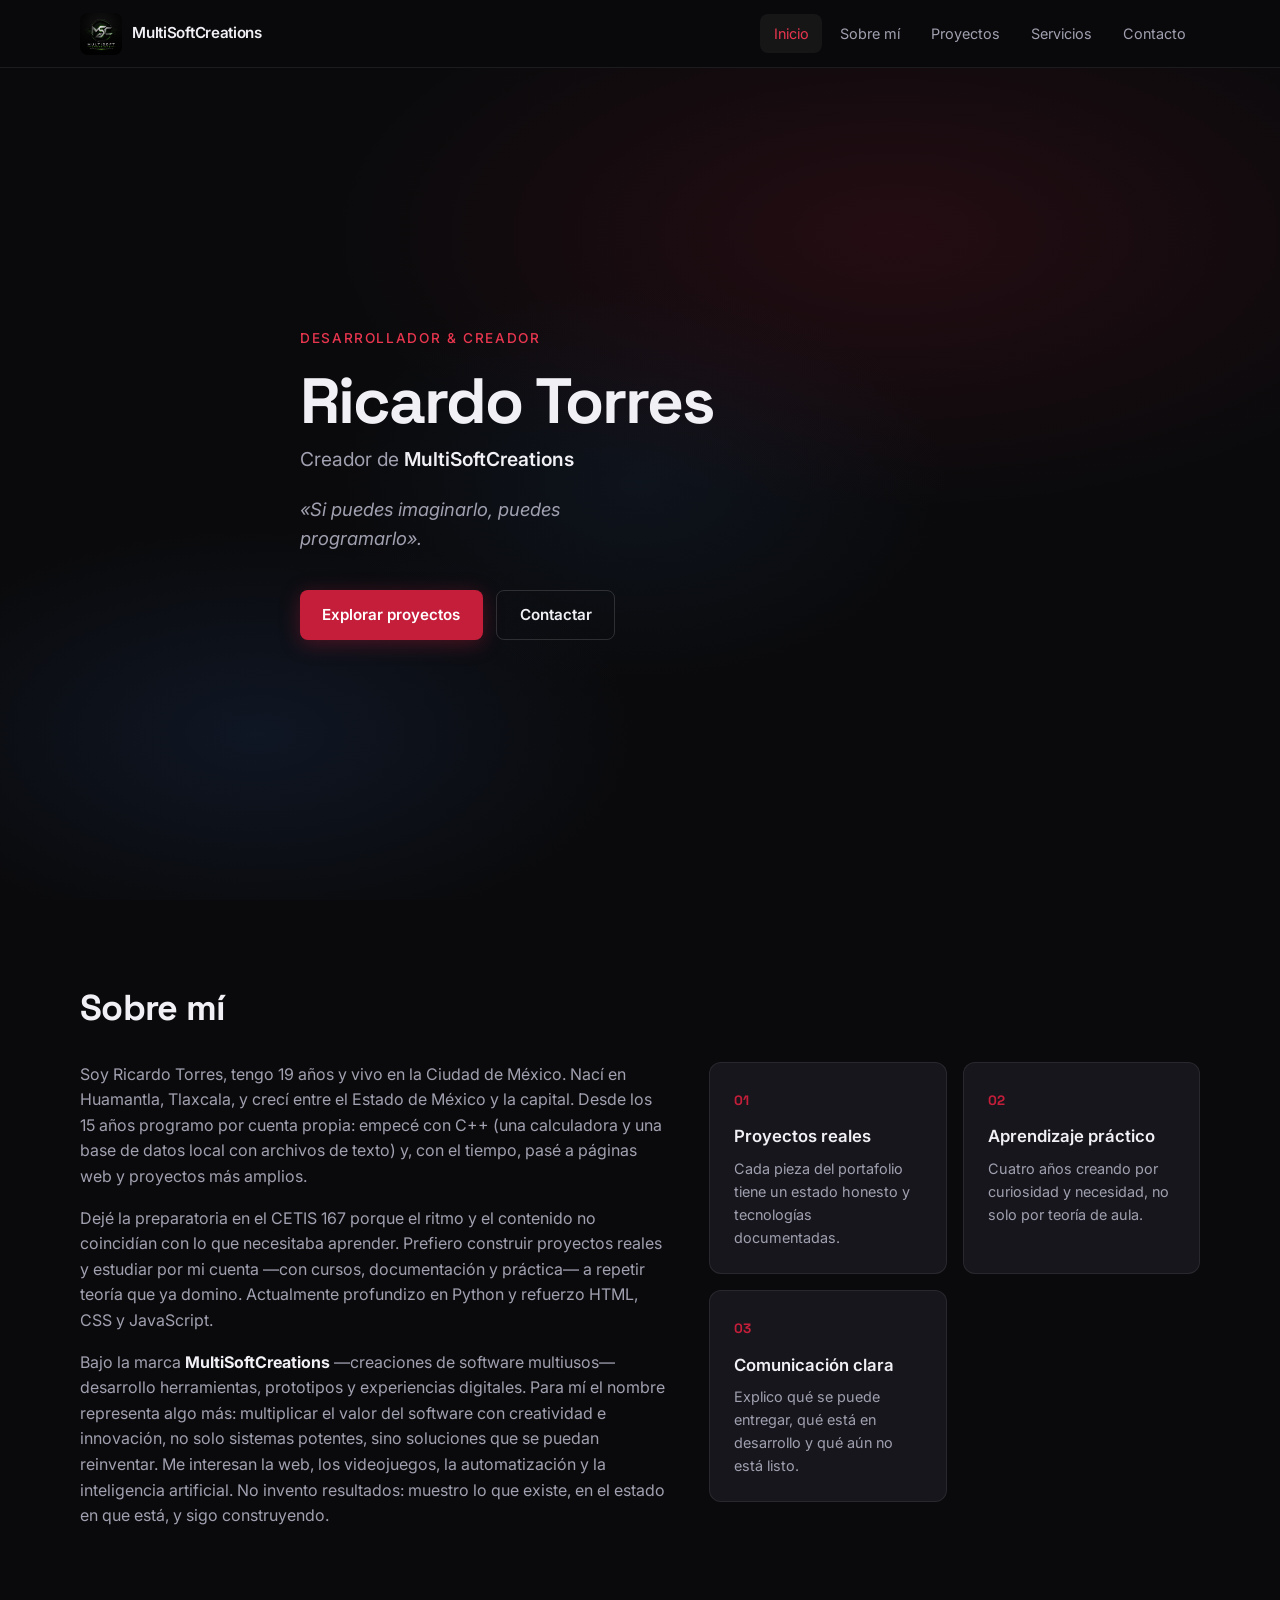
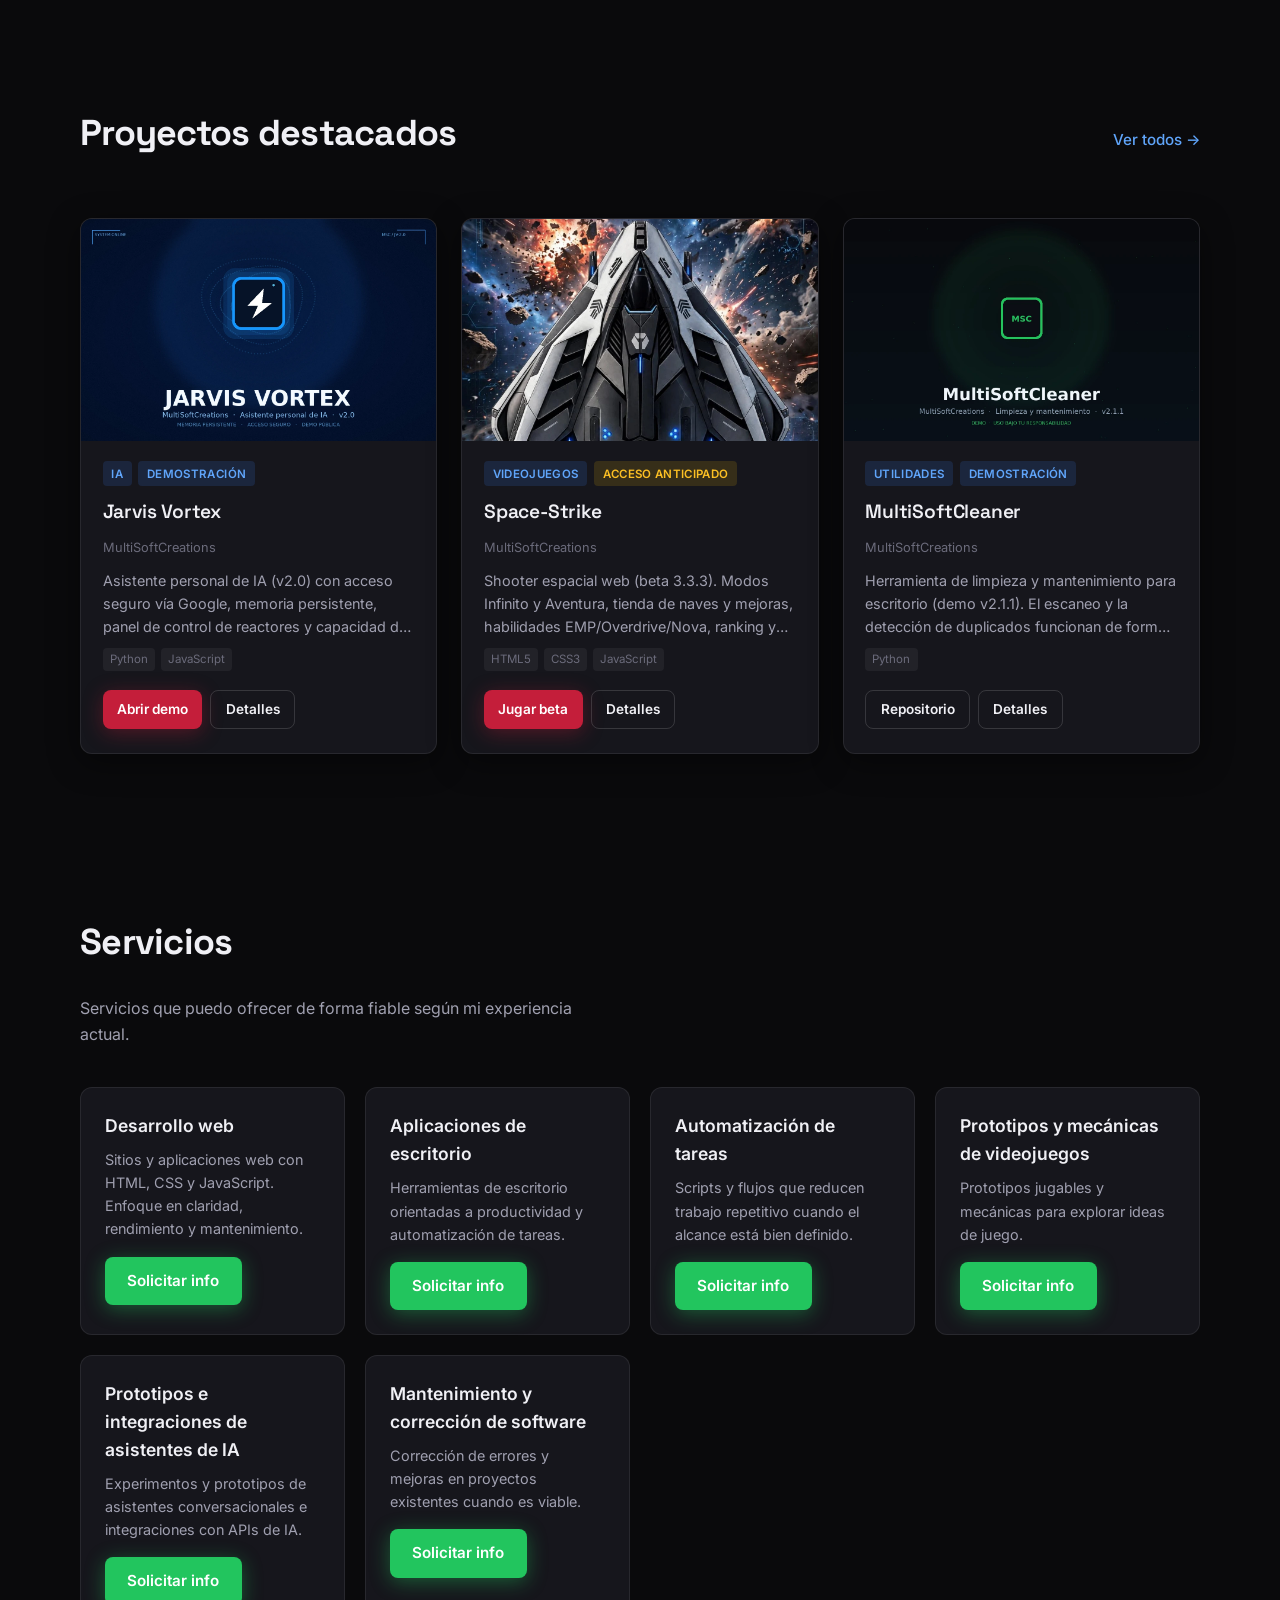
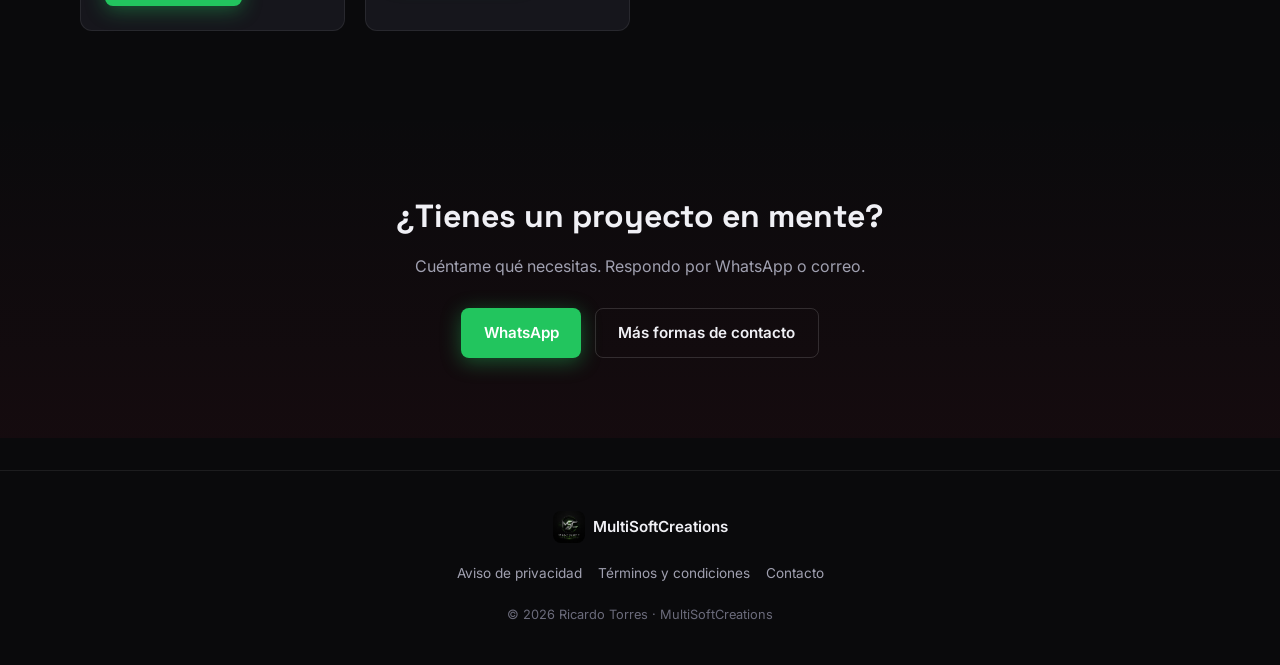
<file: index.html>
<!DOCTYPE html>
<html lang="es">
<head>
  <meta charset="UTF-8">
  <meta name="viewport" content="width=device-width, initial-scale=1.0">
  <meta name="description" content="Portafolio de Ricardo Torres — Creador de MultiSoftCreations. Desarrollo de software, aplicaciones y prototipos.">
  <meta name="author" content="Ricardo Torres">
  <title>Ricardo Torres | MultiSoftCreations</title>
  <link rel="stylesheet" href="css/styles.css">
  <link rel="stylesheet" href="css/responsive.css">
  <link rel="preconnect" href="https://fonts.googleapis.com">
  <link rel="preconnect" href="https://fonts.gstatic.com" crossorigin>
  <link href="https://fonts.googleapis.com/css2?family=Inter:wght@400;500;600;700&family=Space+Grotesk:wght@500;600;700&display=swap" rel="stylesheet">
</head>
<body>
  <header class="site-header">
    <div class="container header-inner">
      <a href="index.html" class="logo">
        <img src="assets/img/logo.png" alt="MultiSoftCreations" class="logo-img" width="42" height="42">
        <span class="logo-text">MultiSoftCreations</span>
      </a>
      <button class="nav-toggle" aria-label="Abrir menú" aria-expanded="false">
        <span></span><span></span><span></span>
      </button>
      <nav class="main-nav" aria-label="Navegación principal">
        <ul>
          <li><a href="index.html" class="active">Inicio</a></li>
          <li><a href="#sobre-mi">Sobre mí</a></li>
          <li><a href="html/proyectos.html">Proyectos</a></li>
          <li><a href="#servicios">Servicios</a></li>
          <li><a href="html/contacto.html">Contacto</a></li>
        </ul>
      </nav>
    </div>
  </header>

  <main>
    <section class="hero" id="inicio">
      <div class="hero-bg" aria-hidden="true"></div>
      <div class="container hero-content">
        <p class="hero-label">Desarrollador & Creador</p>
        <h1>Ricardo Torres</h1>
        <p class="hero-brand">Creador de <strong>MultiSoftCreations</strong></p>
        <p class="hero-motto">«Si puedes imaginarlo, puedes programarlo».</p>
        <div class="hero-actions">
          <a href="html/proyectos.html" class="btn btn-primary">Explorar proyectos</a>
          <a href="html/contacto.html" class="btn btn-secondary">Contactar</a>
        </div>
      </div>
    </section>

    <section class="section about" id="sobre-mi">
      <div class="container">
        <h2 class="section-title">Sobre mí</h2>
        <div class="about-grid">
          <div class="about-text">
            <p>
              Soy Ricardo Torres, tengo 19 años y vivo en la Ciudad de México.
              Nací en Huamantla, Tlaxcala, y crecí entre el Estado de México y la capital.
              Desde los 15 años programo por cuenta propia: empecé con C++ (una calculadora
              y una base de datos local con archivos de texto) y, con el tiempo, pasé a
              páginas web y proyectos más amplios.
            </p>
            <p>
              Dejé la preparatoria en el CETIS 167 porque el ritmo y el contenido no
              coincidían con lo que necesitaba aprender. Prefiero construir proyectos reales
              y estudiar por mi cuenta —con cursos, documentación y práctica— a repetir
              teoría que ya domino. Actualmente profundizo en Python y refuerzo
              HTML, CSS y JavaScript.
            </p>
            <p>
              Bajo la marca <strong>MultiSoftCreations</strong> —creaciones de software multiusos—
              desarrollo herramientas, prototipos y experiencias digitales. Para mí el nombre
              representa algo más: multiplicar el valor del software con creatividad e innovación,
              no solo sistemas potentes, sino soluciones que se puedan reinventar.
              Me interesan la web, los videojuegos, la automatización y la inteligencia artificial.
              No invento resultados: muestro lo que existe, en el estado en que está, y sigo construyendo.
            </p>
          </div>
          <div class="about-highlights">
            <div class="highlight-card">
              <span class="highlight-icon">01</span>
              <h3>Proyectos reales</h3>
              <p>Cada pieza del portafolio tiene un estado honesto y tecnologías documentadas.</p>
            </div>
            <div class="highlight-card">
              <span class="highlight-icon">02</span>
              <h3>Aprendizaje práctico</h3>
              <p>Cuatro años creando por curiosidad y necesidad, no solo por teoría de aula.</p>
            </div>
            <div class="highlight-card">
              <span class="highlight-icon">03</span>
              <h3>Comunicación clara</h3>
              <p>Explico qué se puede entregar, qué está en desarrollo y qué aún no está listo.</p>
            </div>
          </div>
        </div>
      </div>
    </section>

    <section class="section projects-preview" id="proyectos">
      <div class="container">
        <div class="section-header">
          <h2 class="section-title">Proyectos destacados</h2>
          <a href="html/proyectos.html" class="link-arrow">Ver todos →</a>
        </div>
        <div id="featured-projects" class="projects-grid">
          <p class="loading-msg">Cargando proyectos…</p>
        </div>
      </div>
    </section>

    <section class="section services" id="servicios">
      <div class="container">
        <h2 class="section-title">Servicios</h2>
        <p class="section-intro">Servicios que puedo ofrecer de forma fiable según mi experiencia actual.</p>
        <div class="services-grid" id="services-list"></div>
      </div>
    </section>

    <section class="section cta">
      <div class="container cta-inner">
        <h2>¿Tienes un proyecto en mente?</h2>
        <p>Cuéntame qué necesitas. Respondo por WhatsApp o correo.</p>
        <div class="cta-actions">
          <a href="https://wa.me/525624944382?text=Hola%2C%20Ricardo.%20Vi%20tu%20portafolio%20y%20me%20interesa%20solicitar%20informaci%C3%B3n%20sobre%20tus%20servicios%20de%20desarrollo." class="btn btn-whatsapp" target="_blank" rel="noopener noreferrer">WhatsApp</a>
          <a href="html/contacto.html" class="btn btn-secondary">Más formas de contacto</a>
        </div>
      </div>
    </section>
  </main>

  <footer class="site-footer">
    <div class="container footer-inner">
      <div class="footer-brand">
        <img src="assets/img/logo.png" alt="MultiSoftCreations" class="logo-img logo-img-sm" width="32" height="32" >
        <span>MultiSoftCreations</span>
      </div>
      <nav class="footer-nav">
        <a href="html/privacidad.html">Aviso de privacidad</a>
        <a href="html/terminos.html">Términos y condiciones</a>
        <a href="html/contacto.html">Contacto</a>
      </nav>
      <p class="footer-copy">© <span id="year"></span> Ricardo Torres · MultiSoftCreations</p>
    </div>
  </footer>

  <script src="javascript/main.js"></script>
  <script src="javascript/projects.js"></script>
</body>
</html>
</file>
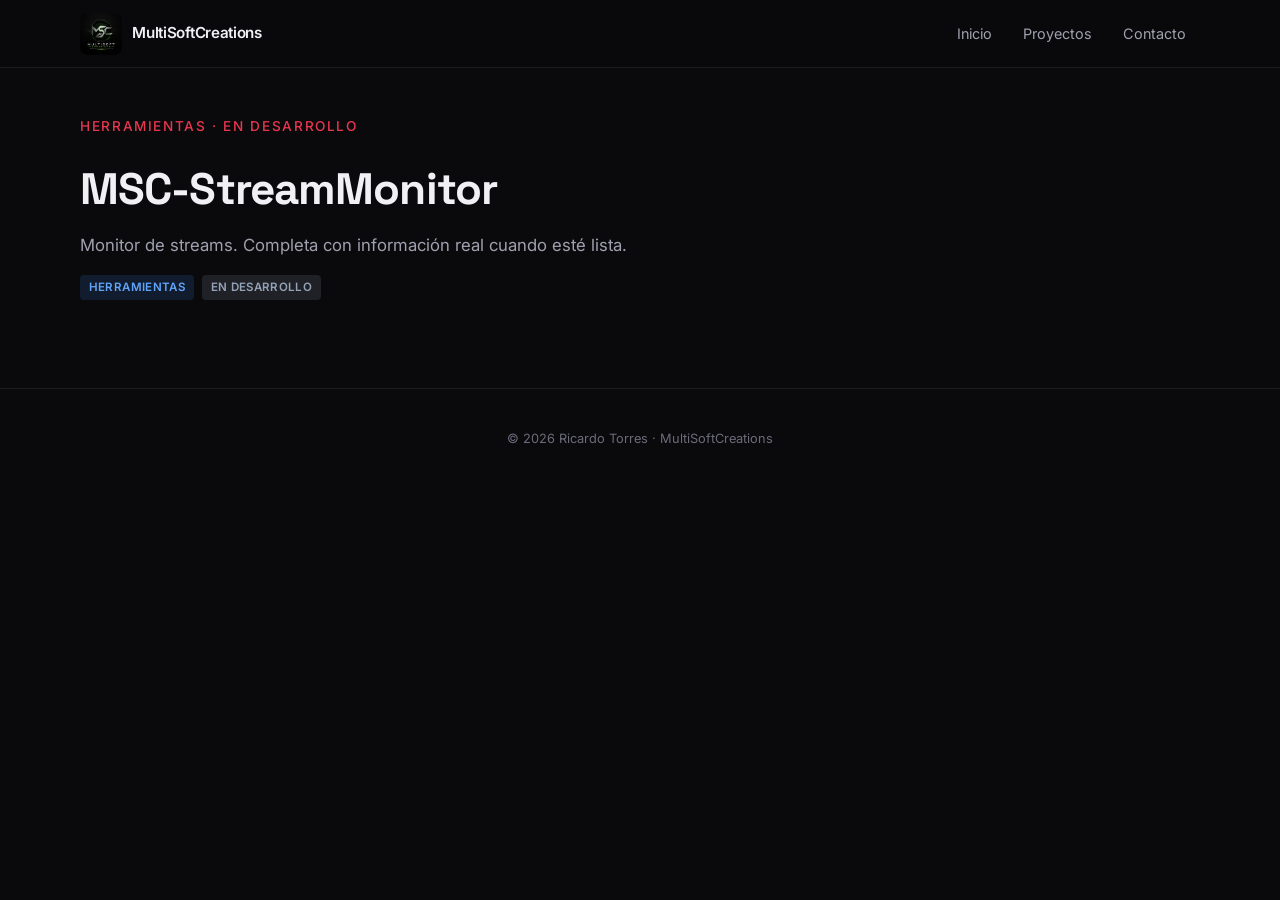
<file: html/proyectos/msc-streammonitor/index.html>
<!DOCTYPE html>
<html lang="es">
<head>
  <meta charset="UTF-8">
  <meta name="viewport" content="width=device-width, initial-scale=1.0">
  <title>MSC-StreamMonitor | MultiSoftCreations</title>
  <link rel="stylesheet" href="../../../css/styles.css">
  <link rel="stylesheet" href="../../../css/projects.css">
  <link rel="stylesheet" href="../../../css/responsive.css">
  <link href="https://fonts.googleapis.com/css2?family=Inter:wght@400;500;600;700&family=Space+Grotesk:wght@500;600;700&display=swap" rel="stylesheet">
</head>
<body>
  <header class="site-header">
    <div class="container header-inner">
      <a href="../../../index.html" class="logo">
        <img src="../../../assets/img/logo.png" width="42" height="42" alt="MultiSoftCreations" class="logo-img">
        <span class="logo-text">MultiSoftCreations</span>
      </a>
      <nav class="main-nav">
        <ul>
          <li><a href="../../../index.html">Inicio</a></li>
          <li><a href="../../proyectos.html">Proyectos</a></li>
          <li><a href="../../contacto.html">Contacto</a></li>
        </ul>
      </nav>
    </div>
  </header>
  <main>
    <section class="section project-detail-hero">
      <div class="container">
        <p class="hero-label">Herramientas · En desarrollo</p>
        <h1 class="page-title">MSC-StreamMonitor</h1>
        <p class="page-intro">Monitor de streams. Completa con información real cuando esté lista.</p>
        <div class="project-detail-meta">
          <span class="badge badge-category">Herramientas</span>
          <span class="badge badge-status development">En desarrollo</span>
        </div>
      </div>
    </section>
  </main>
  <footer class="site-footer">
    <div class="container footer-inner">
      <p class="footer-copy">© <span id="year"></span> Ricardo Torres · MultiSoftCreations</p>
    </div>
  </footer>
  <script src="../../../javascript/main.js"></script>
</body>
</html>
</file>
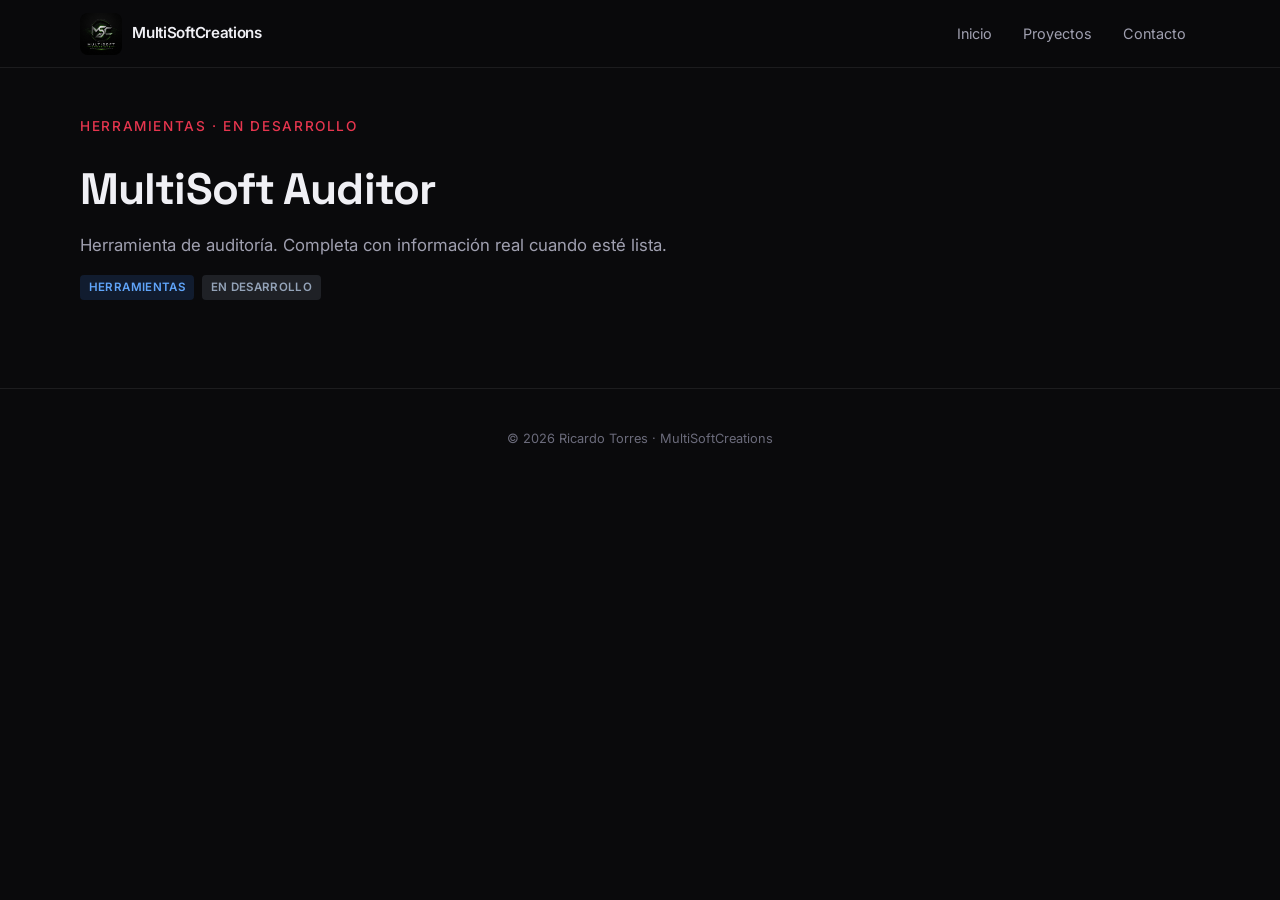
<file: html/proyectos/multisoft-auditor/index.html>
<!DOCTYPE html>
<html lang="es">
<head>
  <meta charset="UTF-8">
  <meta name="viewport" content="width=device-width, initial-scale=1.0">
  <title>MultiSoft Auditor | MultiSoftCreations</title>
  <link rel="stylesheet" href="../../../css/styles.css">
  <link rel="stylesheet" href="../../../css/projects.css">
  <link rel="stylesheet" href="../../../css/responsive.css">
  <link href="https://fonts.googleapis.com/css2?family=Inter:wght@400;500;600;700&family=Space+Grotesk:wght@500;600;700&display=swap" rel="stylesheet">
</head>
<body>
  <header class="site-header">
    <div class="container header-inner">
      <a href="../../../index.html" class="logo">
        <img src="../../../assets/img/logo.png" width="42" height="42" alt="MultiSoftCreations" class="logo-img">
        <span class="logo-text">MultiSoftCreations</span>
      </a>
      <nav class="main-nav">
        <ul>
          <li><a href="../../../index.html">Inicio</a></li>
          <li><a href="../../proyectos.html">Proyectos</a></li>
          <li><a href="../../contacto.html">Contacto</a></li>
        </ul>
      </nav>
    </div>
  </header>
  <main>
    <section class="section project-detail-hero">
      <div class="container">
        <p class="hero-label">Herramientas · En desarrollo</p>
        <h1 class="page-title">MultiSoft Auditor</h1>
        <p class="page-intro">Herramienta de auditoría. Completa con información real cuando esté lista.</p>
        <div class="project-detail-meta">
          <span class="badge badge-category">Herramientas</span>
          <span class="badge badge-status development">En desarrollo</span>
        </div>
      </div>
    </section>
  </main>
  <footer class="site-footer">
    <div class="container footer-inner">
      <p class="footer-copy">© <span id="year"></span> Ricardo Torres · MultiSoftCreations</p>
    </div>
  </footer>
  <script src="../../../javascript/main.js"></script>
</body>
</html>
</file>
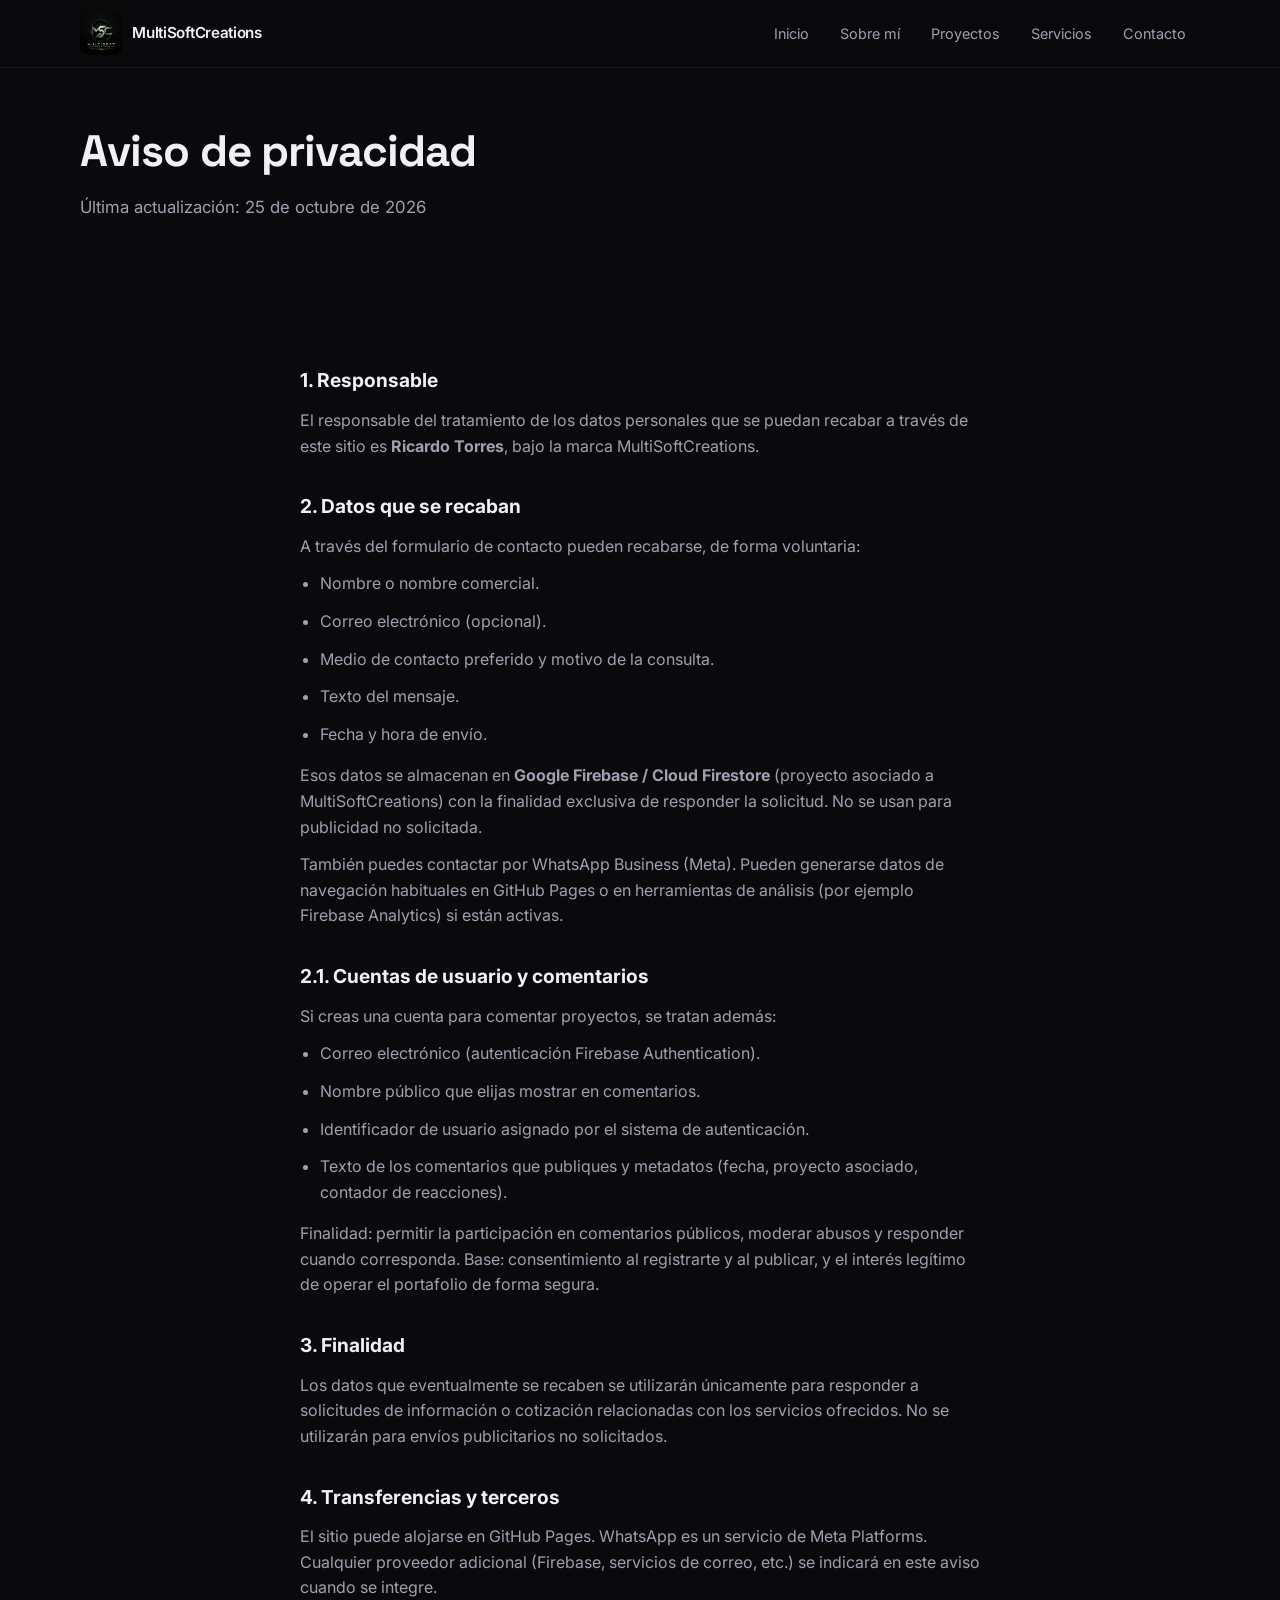
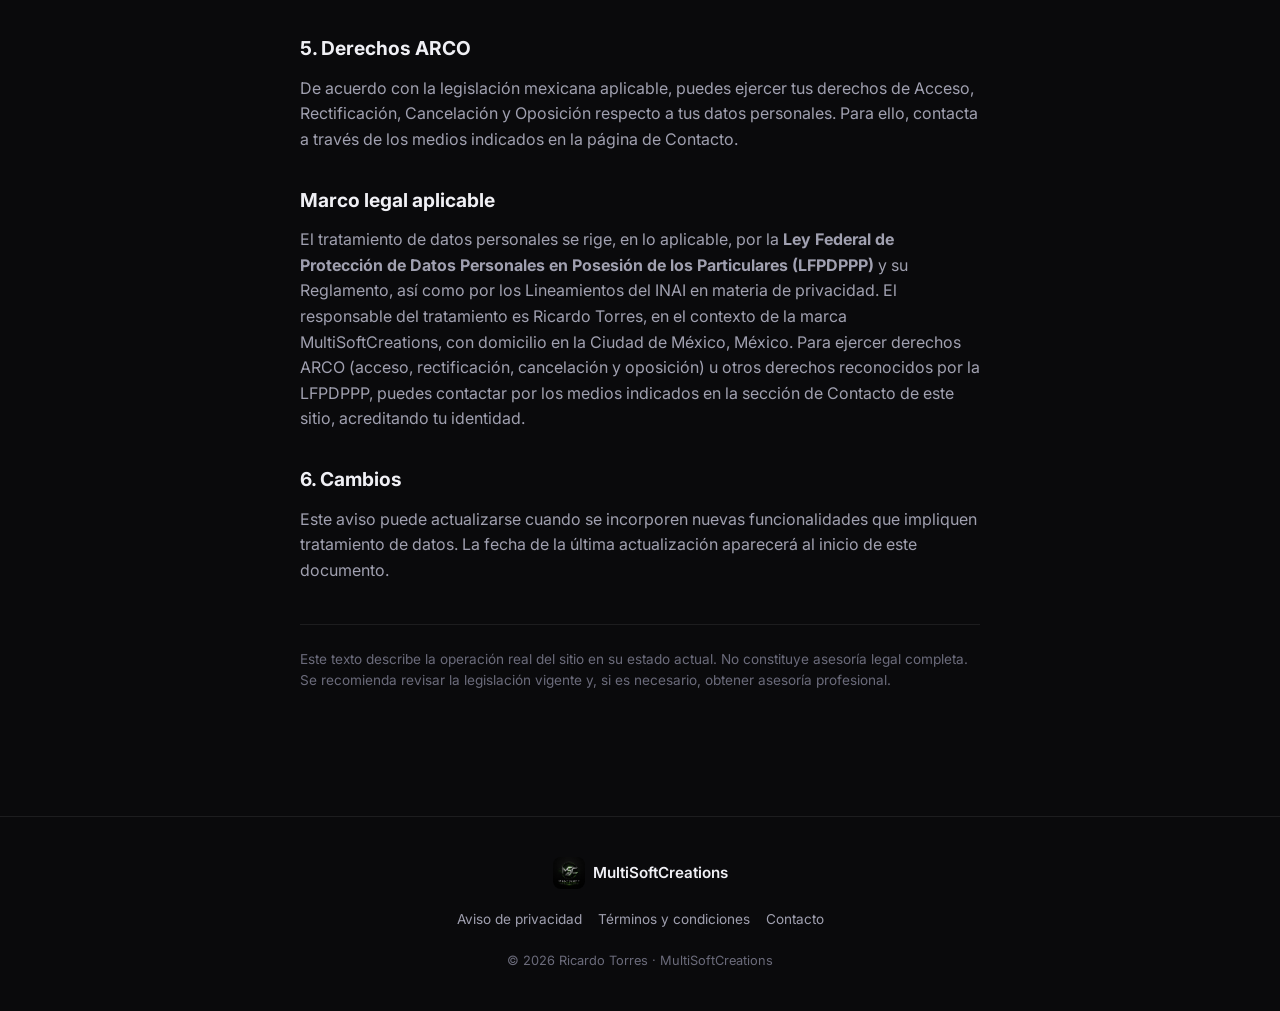
<file: html/privacidad.html>
<!DOCTYPE html>
<html lang="es">
<head>
  <meta charset="UTF-8">
  <meta name="viewport" content="width=device-width, initial-scale=1.0">
  <title>Aviso de privacidad | Ricardo Torres · MultiSoftCreations</title>
  <link rel="stylesheet" href="../css/styles.css">
  <link rel="stylesheet" href="../css/responsive.css">
  <link rel="preconnect" href="https://fonts.googleapis.com">
  <link rel="preconnect" href="https://fonts.gstatic.com" crossorigin>
  <link href="https://fonts.googleapis.com/css2?family=Inter:wght@400;500;600;700&family=Space+Grotesk:wght@500;600;700&display=swap" rel="stylesheet">
</head>
<body>
  <header class="site-header">
    <div class="container header-inner">
      <button type="button" class="back-btn" data-back data-back-fallback="../index.html" aria-label="Volver">
        <span class="back-arrow" aria-hidden="true">←</span>
      </button>

      <a href="../index.html" class="logo">
        <img src="../assets/img/logo.png" alt="MultiSoftCreations" class="logo-img" width="42" height="42">
        <span class="logo-text">MultiSoftCreations</span>
      </a>
      <button class="nav-toggle" aria-label="Abrir menú" aria-expanded="false">
        <span></span><span></span><span></span>
      </button>
      <nav class="main-nav" aria-label="Navegación principal">
        <ul>
          <li><a href="../index.html">Inicio</a></li>
          <li><a href="../index.html#sobre-mi">Sobre mí</a></li>
          <li><a href="proyectos.html">Proyectos</a></li>
          <li><a href="../index.html#servicios">Servicios</a></li>
          <li><a href="contacto.html">Contacto</a></li>
        </ul>
      </nav>
    </div>
  </header>

  <main>
    <section class="section page-hero">
      <div class="container">
        <h1 class="page-title">Aviso de privacidad</h1>
        <p class="page-intro">Última actualización: 25 de octubre de 2026</p>
      </div>
    </section>

    <section class="section legal-content">
      <div class="container prose">
        <h2>1. Responsable</h2>
        <p>
          El responsable del tratamiento de los datos personales que se puedan recabar a través de este sitio es
          <strong>Ricardo Torres</strong>, bajo la marca MultiSoftCreations.
        </p>

        <h2>2. Datos que se recaban</h2>
        <p>
          A través del formulario de contacto pueden recabarse, de forma voluntaria:
        </p>
        <ul>
          <li>Nombre o nombre comercial.</li>
          <li>Correo electrónico (opcional).</li>
          <li>Medio de contacto preferido y motivo de la consulta.</li>
          <li>Texto del mensaje.</li>
          <li>Fecha y hora de envío.</li>
        </ul>
        <p>
          Esos datos se almacenan en <strong>Google Firebase / Cloud Firestore</strong> (proyecto asociado a MultiSoftCreations)
          con la finalidad exclusiva de responder la solicitud. No se usan para publicidad no solicitada.
        </p>
        <p>
          También puedes contactar por WhatsApp Business (Meta). Pueden generarse datos de navegación habituales
          en GitHub Pages o en herramientas de análisis (por ejemplo Firebase Analytics) si están activas.
        </p>

        
        <h2>2.1. Cuentas de usuario y comentarios</h2>
        <p>
          Si creas una cuenta para comentar proyectos, se tratan además:
        </p>
        <ul>
          <li>Correo electrónico (autenticación Firebase Authentication).</li>
          <li>Nombre público que elijas mostrar en comentarios.</li>
          <li>Identificador de usuario asignado por el sistema de autenticación.</li>
          <li>Texto de los comentarios que publiques y metadatos (fecha, proyecto asociado, contador de reacciones).</li>
        </ul>
        <p>
          Finalidad: permitir la participación en comentarios públicos, moderar abusos y responder cuando corresponda.
          Base: consentimiento al registrarte y al publicar, y el interés legítimo de operar el portafolio de forma segura.
        </p>

        <h2>3. Finalidad</h2>
        <p>
          Los datos que eventualmente se recaben se utilizarán únicamente para responder a solicitudes de información
          o cotización relacionadas con los servicios ofrecidos. No se utilizarán para envíos publicitarios no solicitados.
        </p>

        <h2>4. Transferencias y terceros</h2>
        <p>
          El sitio puede alojarse en GitHub Pages. WhatsApp es un servicio de Meta Platforms. Cualquier proveedor
          adicional (Firebase, servicios de correo, etc.) se indicará en este aviso cuando se integre.
        </p>

        <h2>5. Derechos ARCO</h2>
        <p>
          De acuerdo con la legislación mexicana aplicable, puedes ejercer tus derechos de Acceso, Rectificación,
          Cancelación y Oposición respecto a tus datos personales. Para ello, contacta a través de los medios
          indicados en la página de Contacto.
        </p>

        
        <h2>Marco legal aplicable</h2>
        <p>
          El tratamiento de datos personales se rige, en lo aplicable, por la
          <strong>Ley Federal de Protección de Datos Personales en Posesión de los Particulares (LFPDPPP)</strong>
          y su Reglamento, así como por los Lineamientos del INAI en materia de privacidad.
          El responsable del tratamiento es Ricardo Torres, en el contexto de la marca MultiSoftCreations,
          con domicilio en la Ciudad de México, México. Para ejercer derechos ARCO (acceso, rectificación,
          cancelación y oposición) u otros derechos reconocidos por la LFPDPPP, puedes contactar por los medios
          indicados en la sección de Contacto de este sitio, acreditando tu identidad.
        </p>

        <h2>6. Cambios</h2>
        <p>
          Este aviso puede actualizarse cuando se incorporen nuevas funcionalidades que impliquen tratamiento de datos.
          La fecha de la última actualización aparecerá al inicio de este documento.
        </p>

        <p class="legal-disclaimer">
          Este texto describe la operación real del sitio en su estado actual. No constituye asesoría legal completa.
          Se recomienda revisar la legislación vigente y, si es necesario, obtener asesoría profesional.
        </p>
      </div>
    </section>
  </main>

  <footer class="site-footer">
    <div class="container footer-inner">
      <div class="footer-brand">
        <img src="../assets/img/logo.png" alt="MultiSoftCreations" class="logo-img logo-img-sm" width="32" height="32">
        <span>MultiSoftCreations</span>
      </div>
      <nav class="footer-nav">
        <a href="privacidad.html">Aviso de privacidad</a>
        <a href="terminos.html">Términos y condiciones</a>
        <a href="contacto.html">Contacto</a>
      </nav>
      <p class="footer-copy">© <span id="year"></span> Ricardo Torres · MultiSoftCreations</p>
    </div>
  </footer>

  <script src="../javascript/main.js"></script>
</body>
</html>
</file>
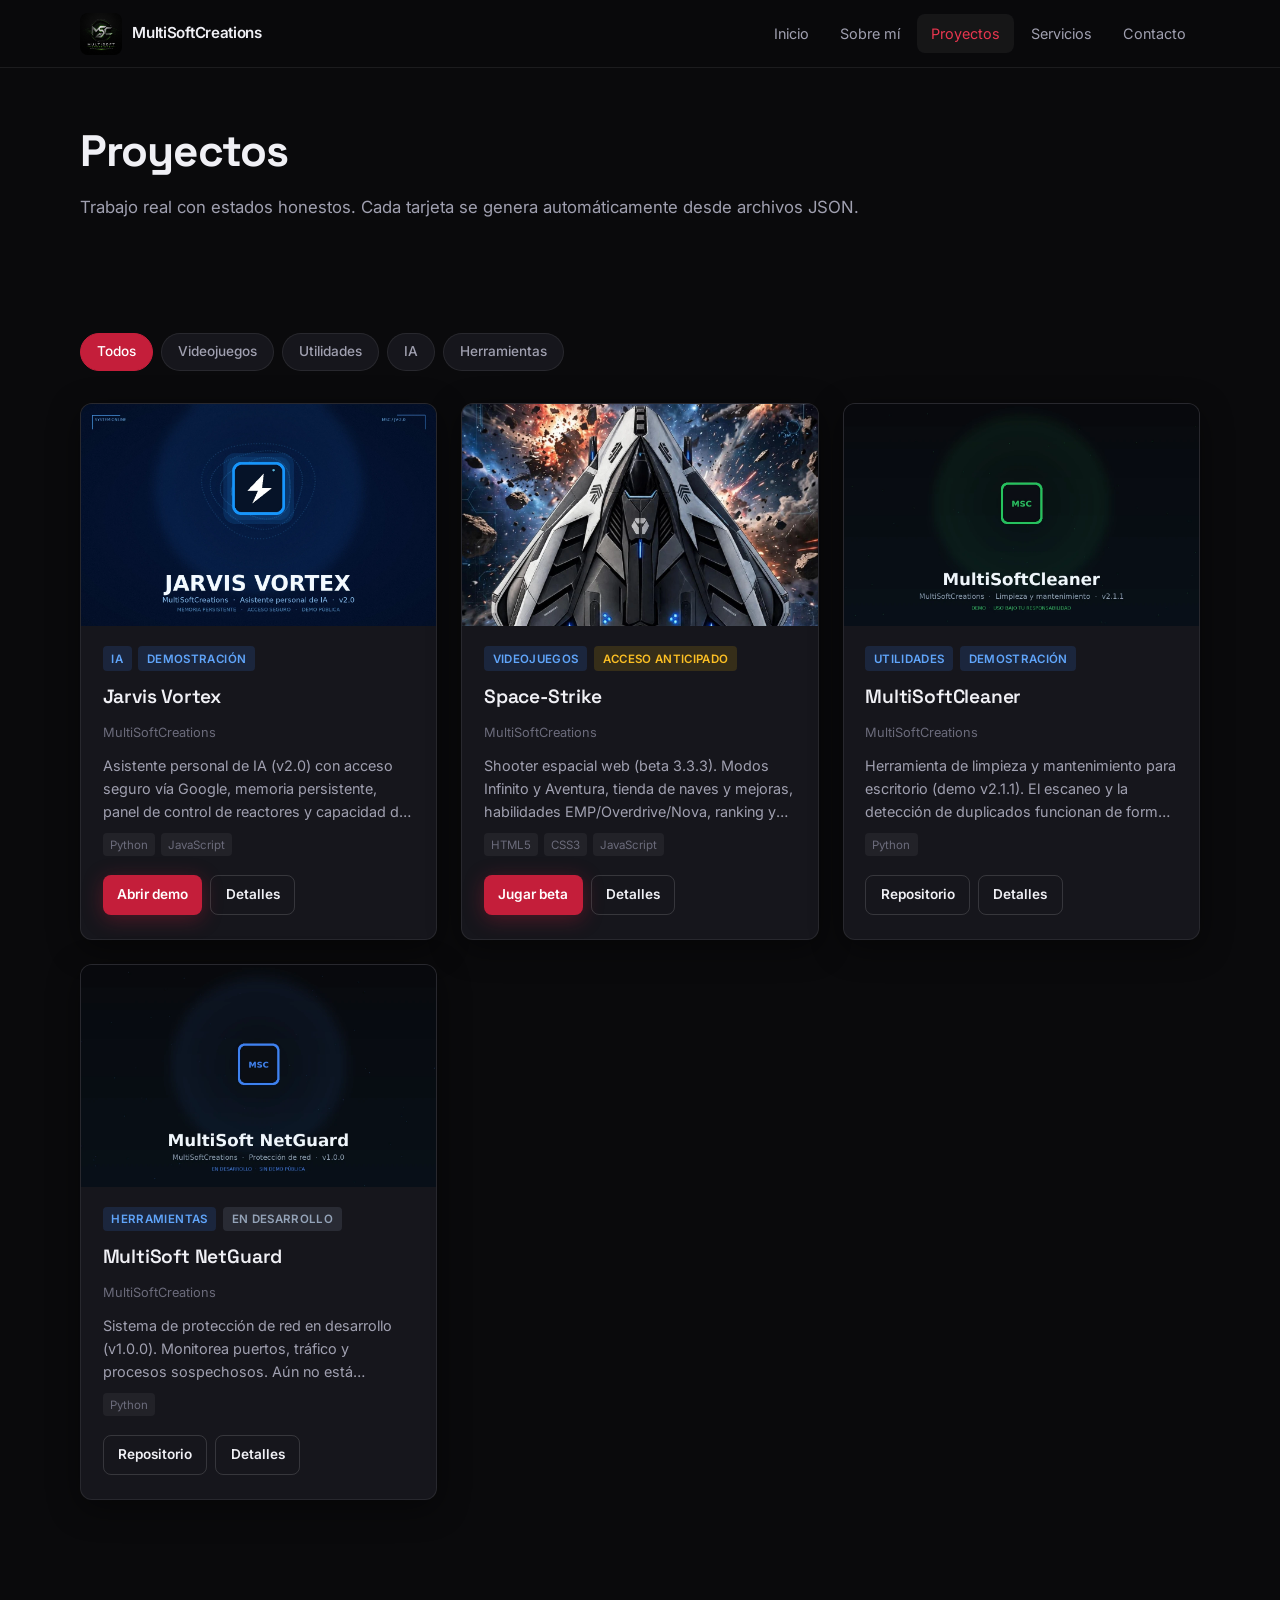
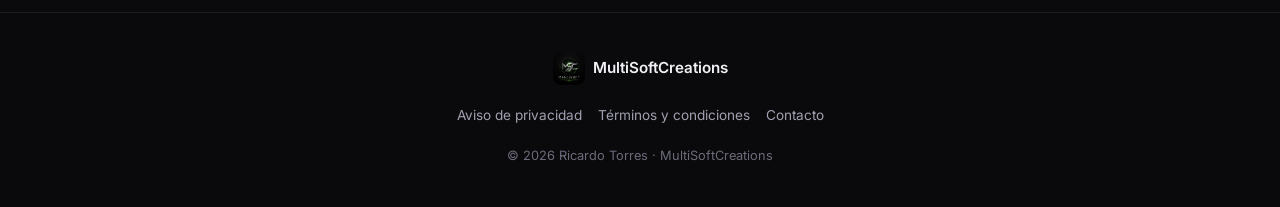
<file: html/proyectos.html>
<!DOCTYPE html>
<html lang="es">
<head>
  <meta charset="UTF-8">
  <meta name="viewport" content="width=device-width, initial-scale=1.0">
  <meta name="description" content="Proyectos de Ricardo Torres y MultiSoftCreations.">
  <title>Proyectos | Ricardo Torres · MultiSoftCreations</title>
  <link rel="stylesheet" href="../css/styles.css">
  <link rel="stylesheet" href="../css/projects.css">
  <link rel="stylesheet" href="../css/responsive.css">
  <link rel="preconnect" href="https://fonts.googleapis.com">
  <link rel="preconnect" href="https://fonts.gstatic.com" crossorigin>
  <link href="https://fonts.googleapis.com/css2?family=Inter:wght@400;500;600;700&family=Space+Grotesk:wght@500;600;700&display=swap" rel="stylesheet">
</head>
<body>
  <header class="site-header">
    <div class="container header-inner">
      <button type="button" class="back-btn" data-back data-back-fallback="../index.html" aria-label="Volver">
        <span class="back-arrow" aria-hidden="true">←</span>
      </button>

      <a href="../index.html" class="logo">
        <img src="../assets/img/logo.png" alt="MultiSoftCreations" class="logo-img" width="42" height="42">
        <span class="logo-text">MultiSoftCreations</span>
      </a>
      <button class="nav-toggle" aria-label="Abrir menú" aria-expanded="false">
        <span></span><span></span><span></span>
      </button>
      <nav class="main-nav" aria-label="Navegación principal">
        <ul>
          <li><a href="../index.html">Inicio</a></li>
          <li><a href="../index.html#sobre-mi">Sobre mí</a></li>
          <li><a href="proyectos.html" class="active">Proyectos</a></li>
          <li><a href="../index.html#servicios">Servicios</a></li>
          <li><a href="contacto.html">Contacto</a></li>
        </ul>
      </nav>
    </div>
  </header>

  <main>
    <section class="section page-hero">
      <div class="container">
        <h1 class="page-title">Proyectos</h1>
        <p class="page-intro">Trabajo real con estados honestos. Cada tarjeta se genera automáticamente desde archivos JSON.</p>
      </div>
    </section>

    <section class="section">
      <div class="container">
        <div class="filters" id="project-filters">
          <button class="filter-btn active" data-filter="all">Todos</button>
          <button class="filter-btn" data-filter="Videojuegos">Videojuegos</button>
          <button class="filter-btn" data-filter="Utilidades">Utilidades</button>
          <button class="filter-btn" data-filter="IA">IA</button>
          <button class="filter-btn" data-filter="Herramientas">Herramientas</button>
        </div>

        <div id="projects-catalog" class="projects-grid">
          <p class="loading-msg">Cargando proyectos…</p>
        </div>
      </div>
    </section>
  </main>

  <footer class="site-footer">
    <div class="container footer-inner">
      <div class="footer-brand">
        <img src="../assets/img/logo.png" alt="MultiSoftCreations" class="logo-img logo-img-sm" width="32" height="32">
        <span>MultiSoftCreations</span>
      </div>
      <nav class="footer-nav">
        <a href="privacidad.html">Aviso de privacidad</a>
        <a href="terminos.html">Términos y condiciones</a>
        <a href="contacto.html">Contacto</a>
      </nav>
      <p class="footer-copy">© <span id="year"></span> Ricardo Torres · MultiSoftCreations</p>
    </div>
  </footer>

  <script src="../javascript/main.js"></script>
  <script src="../javascript/projects.js"></script>
</body>
</html>
</file>
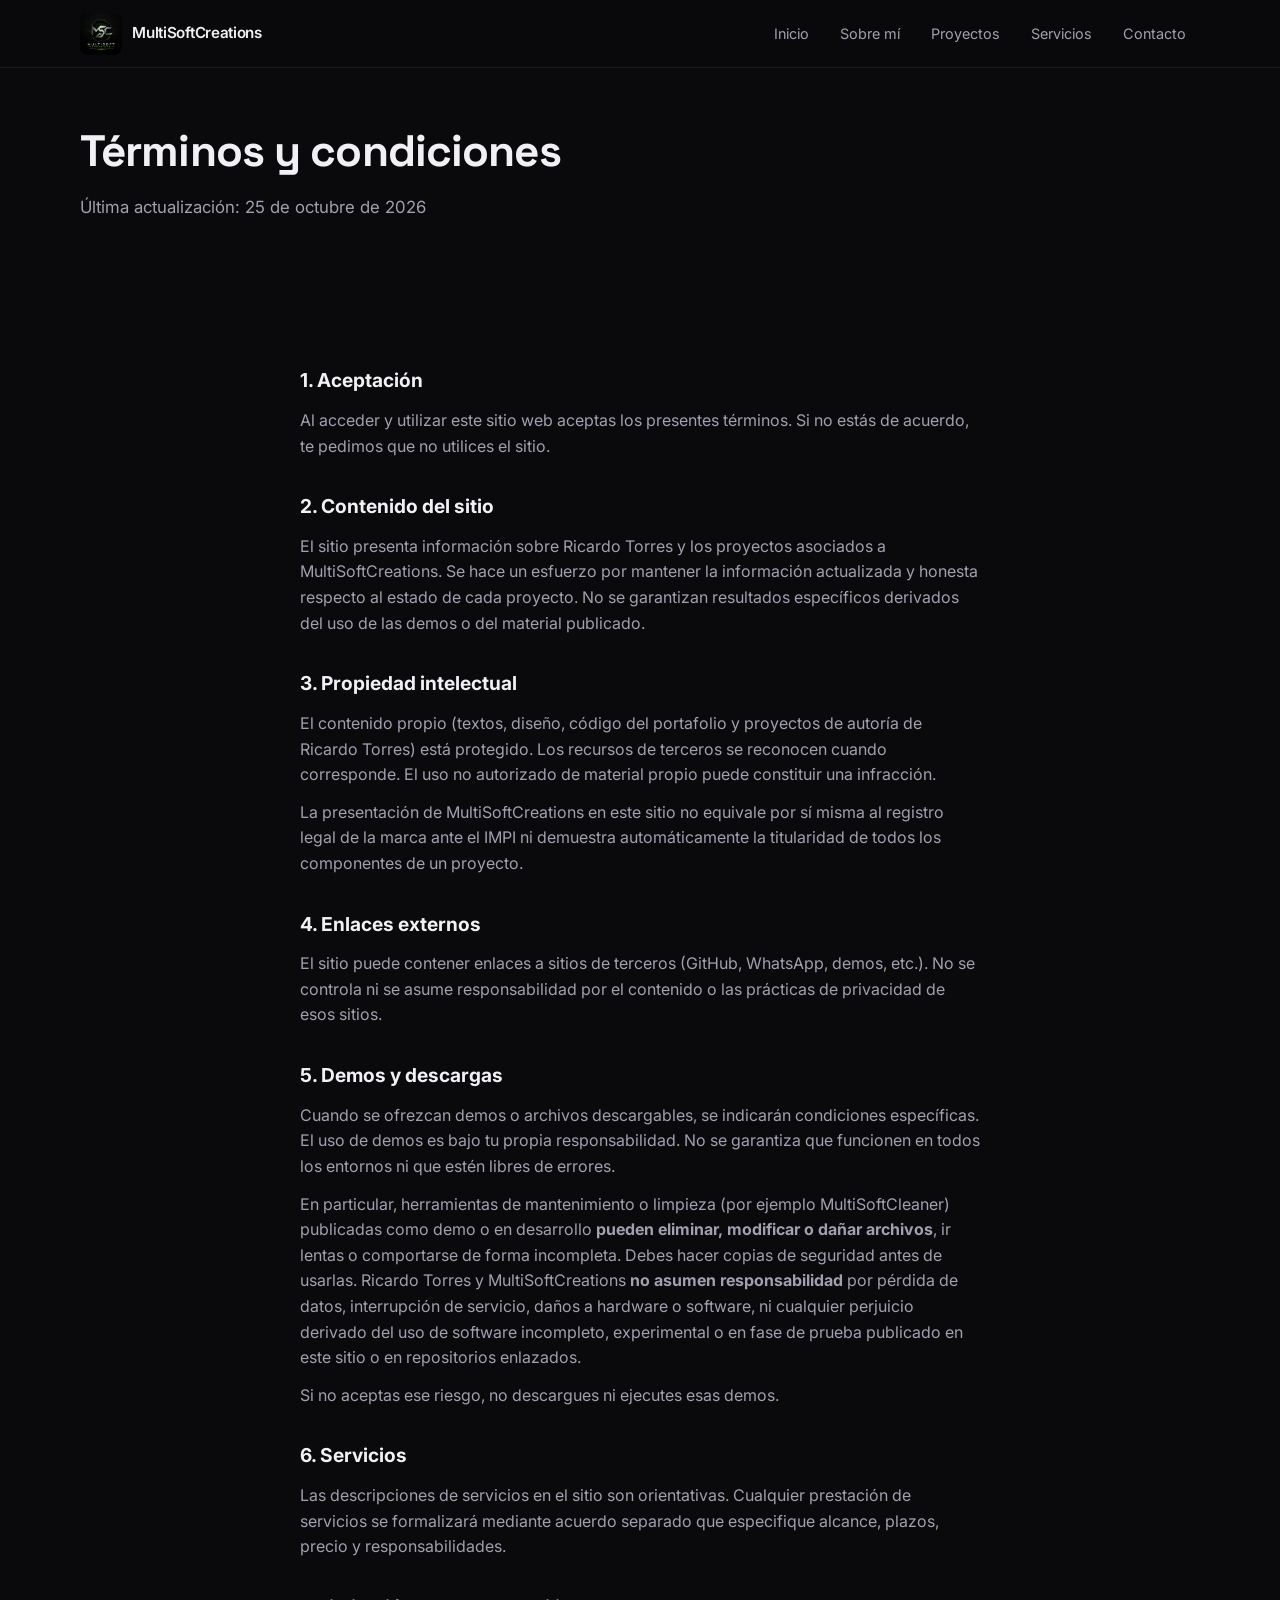
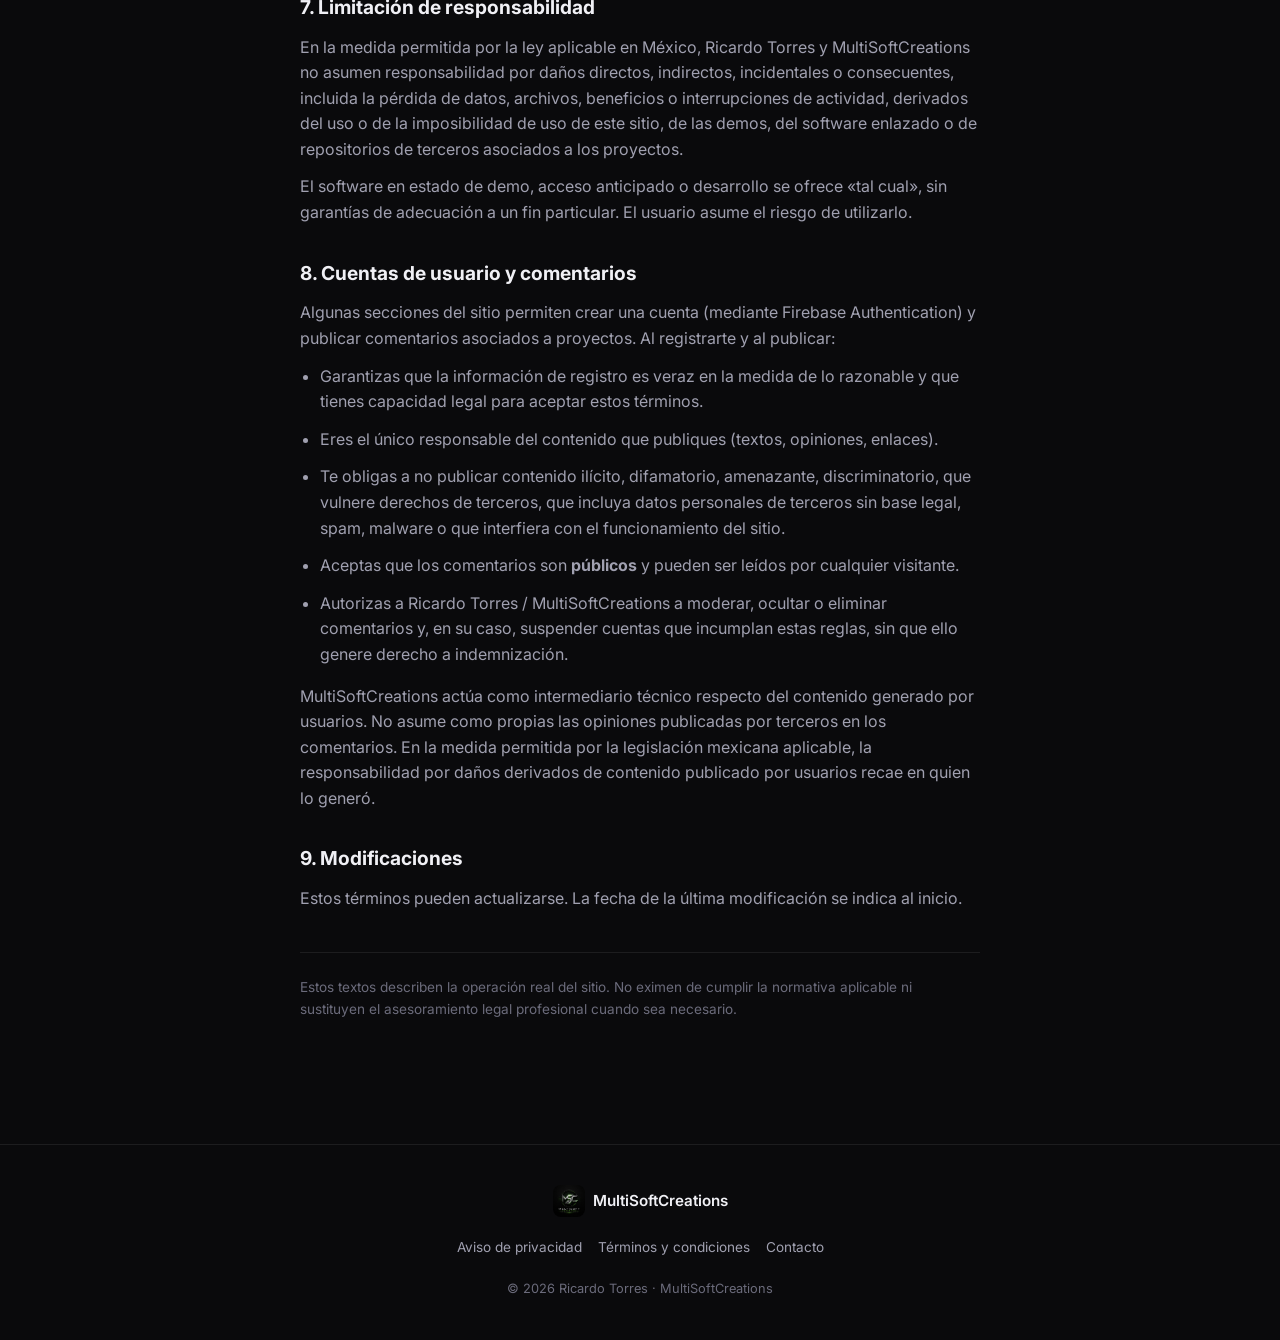
<file: html/terminos.html>
<!DOCTYPE html>
<html lang="es">
<head>
  <meta charset="UTF-8">
  <meta name="viewport" content="width=device-width, initial-scale=1.0">
  <title>Términos y condiciones | Ricardo Torres · MultiSoftCreations</title>
  <link rel="stylesheet" href="../css/styles.css">
  <link rel="stylesheet" href="../css/responsive.css">
  <link rel="preconnect" href="https://fonts.googleapis.com">
  <link rel="preconnect" href="https://fonts.gstatic.com" crossorigin>
  <link href="https://fonts.googleapis.com/css2?family=Inter:wght@400;500;600;700&family=Space+Grotesk:wght@500;600;700&display=swap" rel="stylesheet">
</head>
<body>
  <header class="site-header">
    <div class="container header-inner">
      <button type="button" class="back-btn" data-back data-back-fallback="../index.html" aria-label="Volver">
        <span class="back-arrow" aria-hidden="true">←</span>
      </button>

      <a href="../index.html" class="logo">
        <img src="../assets/img/logo.png" alt="MultiSoftCreations" class="logo-img" width="42" height="42">
        <span class="logo-text">MultiSoftCreations</span>
      </a>
      <button class="nav-toggle" aria-label="Abrir menú" aria-expanded="false">
        <span></span><span></span><span></span>
      </button>
      <nav class="main-nav" aria-label="Navegación principal">
        <ul>
          <li><a href="../index.html">Inicio</a></li>
          <li><a href="../index.html#sobre-mi">Sobre mí</a></li>
          <li><a href="proyectos.html">Proyectos</a></li>
          <li><a href="../index.html#servicios">Servicios</a></li>
          <li><a href="contacto.html">Contacto</a></li>
        </ul>
      </nav>
    </div>
  </header>

  <main>
    <section class="section page-hero">
      <div class="container">
        <h1 class="page-title">Términos y condiciones</h1>
        <p class="page-intro">Última actualización: 25 de octubre de 2026</p>
      </div>
    </section>

    <section class="section legal-content">
      <div class="container prose">
        <h2>1. Aceptación</h2>
        <p>
          Al acceder y utilizar este sitio web aceptas los presentes términos. Si no estás de acuerdo,
          te pedimos que no utilices el sitio.
        </p>

        <h2>2. Contenido del sitio</h2>
        <p>
          El sitio presenta información sobre Ricardo Torres y los proyectos asociados a MultiSoftCreations.
          Se hace un esfuerzo por mantener la información actualizada y honesta respecto al estado de cada proyecto.
          No se garantizan resultados específicos derivados del uso de las demos o del material publicado.
        </p>

        <h2>3. Propiedad intelectual</h2>
        <p>
          El contenido propio (textos, diseño, código del portafolio y proyectos de autoría de Ricardo Torres)
          está protegido. Los recursos de terceros se reconocen cuando corresponde. El uso no autorizado
          de material propio puede constituir una infracción.
        </p>
        <p>
          La presentación de MultiSoftCreations en este sitio no equivale por sí misma al registro legal
          de la marca ante el IMPI ni demuestra automáticamente la titularidad de todos los componentes de un proyecto.
        </p>

        <h2>4. Enlaces externos</h2>
        <p>
          El sitio puede contener enlaces a sitios de terceros (GitHub, WhatsApp, demos, etc.).
          No se controla ni se asume responsabilidad por el contenido o las prácticas de privacidad de esos sitios.
        </p>

        <h2>5. Demos y descargas</h2>
        <p>
          Cuando se ofrezcan demos o archivos descargables, se indicarán condiciones específicas.
          El uso de demos es bajo tu propia responsabilidad. No se garantiza que funcionen en todos los entornos
          ni que estén libres de errores.
        </p>
        <p>
          En particular, herramientas de mantenimiento o limpieza (por ejemplo MultiSoftCleaner) publicadas
          como demo o en desarrollo <strong>pueden eliminar, modificar o dañar archivos</strong>, ir lentas
          o comportarse de forma incompleta. Debes hacer copias de seguridad antes de usarlas.
          Ricardo Torres y MultiSoftCreations <strong>no asumen responsabilidad</strong> por pérdida de datos,
          interrupción de servicio, daños a hardware o software, ni cualquier perjuicio derivado del uso
          de software incompleto, experimental o en fase de prueba publicado en este sitio o en repositorios enlazados.
        </p>
        <p>
          Si no aceptas ese riesgo, no descargues ni ejecutes esas demos.
        </p>

        <h2>6. Servicios</h2>
        <p>
          Las descripciones de servicios en el sitio son orientativas. Cualquier prestación de servicios
          se formalizará mediante acuerdo separado que especifique alcance, plazos, precio y responsabilidades.
        </p>

        <h2>7. Limitación de responsabilidad</h2>
        <p>
          En la medida permitida por la ley aplicable en México, Ricardo Torres y MultiSoftCreations no asumen
          responsabilidad por daños directos, indirectos, incidentales o consecuentes, incluida la pérdida de datos,
          archivos, beneficios o interrupciones de actividad, derivados del uso o de la imposibilidad de uso de este
          sitio, de las demos, del software enlazado o de repositorios de terceros asociados a los proyectos.
        </p>
        <p>
          El software en estado de demo, acceso anticipado o desarrollo se ofrece «tal cual», sin garantías
          de adecuación a un fin particular. El usuario asume el riesgo de utilizarlo.
        </p>

        
        <h2>8. Cuentas de usuario y comentarios</h2>
        <p>
          Algunas secciones del sitio permiten crear una cuenta (mediante Firebase Authentication) y publicar
          comentarios asociados a proyectos. Al registrarte y al publicar:
        </p>
        <ul>
          <li>Garantizas que la información de registro es veraz en la medida de lo razonable y que tienes capacidad legal para aceptar estos términos.</li>
          <li>Eres el único responsable del contenido que publiques (textos, opiniones, enlaces).</li>
          <li>Te obligas a no publicar contenido ilícito, difamatorio, amenazante, discriminatorio, que vulnere derechos de terceros,
            que incluya datos personales de terceros sin base legal, spam, malware o que interfiera con el funcionamiento del sitio.</li>
          <li>Aceptas que los comentarios son <strong>públicos</strong> y pueden ser leídos por cualquier visitante.</li>
          <li>Autorizas a Ricardo Torres / MultiSoftCreations a moderar, ocultar o eliminar comentarios y, en su caso, suspender cuentas
            que incumplan estas reglas, sin que ello genere derecho a indemnización.</li>
        </ul>
        <p>
          MultiSoftCreations actúa como intermediario técnico respecto del contenido generado por usuarios.
          No asume como propias las opiniones publicadas por terceros en los comentarios.
          En la medida permitida por la legislación mexicana aplicable, la responsabilidad por daños derivados de contenido
          publicado por usuarios recae en quien lo generó.
        </p>

        <h2>9. Modificaciones</h2>
        <p>
          Estos términos pueden actualizarse. La fecha de la última modificación se indica al inicio.
        </p>

        <p class="legal-disclaimer">
          Estos textos describen la operación real del sitio. No eximen de cumplir la normativa aplicable
          ni sustituyen el asesoramiento legal profesional cuando sea necesario.
        </p>
      </div>
    </section>
  </main>

  <footer class="site-footer">
    <div class="container footer-inner">
      <div class="footer-brand">
        <img src="../assets/img/logo.png" alt="MultiSoftCreations" class="logo-img logo-img-sm" width="32" height="32">
        <span>MultiSoftCreations</span>
      </div>
      <nav class="footer-nav">
        <a href="privacidad.html">Aviso de privacidad</a>
        <a href="terminos.html">Términos y condiciones</a>
        <a href="contacto.html">Contacto</a>
      </nav>
      <p class="footer-copy">© <span id="year"></span> Ricardo Torres · MultiSoftCreations</p>
    </div>
  </footer>

  <script src="../javascript/main.js"></script>
</body>
</html>
</file>
<file: css/styles.css>
/* ============================================================
   MultiSoftCreations Portfolio — Base styles
   Palette: deep black, crimson red, electric blue, navy
   ============================================================ */

:root {
  --bg: #0a0a0c;
  --bg-elevated: #121216;
  --bg-card: #16161c;
  --bg-card-hover: #1c1c24;
  --border: rgba(255, 255, 255, 0.08);
  --border-strong: rgba(255, 255, 255, 0.14);

  --crimson: #c41e3a;
  --crimson-light: #e8364f;
  --crimson-dim: rgba(196, 30, 58, 0.18);

  --blue: #3b82f6;
  --blue-electric: #60a5fa;
  --navy: #1e3a5f;

  --text: #f0f0f5;
  --text-muted: #a0a0b0;
  --text-dim: #6b6b7b;

  --radius: 12px;
  --radius-sm: 8px;
  --shadow: 0 8px 32px rgba(0, 0, 0, 0.45);
  --shadow-glow: 0 0 40px rgba(196, 30, 58, 0.12);

  --font: "Inter", system-ui, -apple-system, sans-serif;
  --font-display: "Space Grotesk", var(--font);

  --header-h: 68px;
  --container: 1120px;
  --transition: 0.22s ease;
}

*,
*::before,
*::after {
  box-sizing: border-box;
  margin: 0;
  padding: 0;
}

html {
  scroll-behavior: smooth;
}

body {
  font-family: var(--font);
  background: var(--bg);
  color: var(--text);
  line-height: 1.6;
  min-height: 100vh;
  -webkit-font-smoothing: antialiased;
}

img {
  max-width: 100%;
  display: block;
}

a {
  color: inherit;
  text-decoration: none;
}

ul {
  list-style: none;
}

button {
  font: inherit;
  cursor: pointer;
  border: none;
  background: none;
  color: inherit;
}

.container {
  width: min(100% - 2rem, var(--container));
  margin-inline: auto;
}

/* ---------- Header ---------- */
.site-header {
  position: sticky;
  top: 0;
  z-index: 100;
  height: var(--header-h);
  background: rgba(10, 10, 12, 0.85);
  backdrop-filter: blur(12px);
  border-bottom: 1px solid var(--border);
  overflow: hidden;
}

.header-inner {
  display: flex;
  align-items: center;
  justify-content: space-between;
  height: 100%;
}

.logo {
  display: flex;
  align-items: center;
  gap: 0.65rem;
  font-weight: 600;
  letter-spacing: -0.02em;
}

.logo-img {
  width: 42px;
  height: 42px;
  max-width: 42px;
  max-height: 42px;
  object-fit: contain;
  border-radius: 8px;
  flex-shrink: 0;
  display: block;
}

.logo-img-sm {
  width: 32px;
  height: 32px;
  max-width: 32px;
  max-height: 32px;
}

.logo {
  max-width: 100%;
  overflow: hidden;
}

.logo-text {
  font-size: 0.95rem;
  color: var(--text);
}

.main-nav ul {
  display: flex;
  gap: 0.25rem;
}

.main-nav a {
  display: block;
  padding: 0.5rem 0.85rem;
  font-size: 0.9rem;
  color: var(--text-muted);
  border-radius: var(--radius-sm);
  transition: color var(--transition), background var(--transition);
}

.main-nav a:hover,
.main-nav a.active {
  color: var(--text);
  background: rgba(255, 255, 255, 0.05);
}

.main-nav a.active {
  color: var(--crimson-light);
}

.nav-toggle {
  display: none;
  flex-direction: column;
  gap: 5px;
  padding: 8px;
}

.nav-toggle span {
  display: block;
  width: 22px;
  height: 2px;
  background: var(--text);
  border-radius: 1px;
  transition: transform var(--transition), opacity var(--transition);
}

/* ---------- Buttons ---------- */
.btn {
  display: inline-flex;
  align-items: center;
  justify-content: center;
  gap: 0.5rem;
  padding: 0.75rem 1.4rem;
  font-size: 0.95rem;
  font-weight: 600;
  border-radius: var(--radius-sm);
  transition: background var(--transition), transform var(--transition), box-shadow var(--transition);
}

.btn:active {
  transform: scale(0.98);
}

.btn-primary {
  background: var(--crimson);
  color: #fff;
  box-shadow: 0 4px 20px rgba(196, 30, 58, 0.35);
}

.btn-primary:hover {
  background: var(--crimson-light);
  box-shadow: 0 6px 28px rgba(196, 30, 58, 0.45);
}

/* WhatsApp button — verde de marca */
.btn-whatsapp {
  background: #22c55e;
  color: #fff;
  box-shadow: 0 4px 20px rgba(34, 197, 94, 0.4);
}

.btn-whatsapp:hover {
  background: #16a34a;
  box-shadow: 0 6px 28px rgba(34, 197, 94, 0.5);
}


.btn-secondary {
  background: transparent;
  color: var(--text);
  border: 1px solid var(--border-strong);
}

.btn-secondary:hover {
  background: rgba(255, 255, 255, 0.05);
  border-color: rgba(255, 255, 255, 0.25);
}

.link-arrow {
  font-size: 0.95rem;
  font-weight: 500;
  color: var(--blue-electric);
  transition: color var(--transition);
}

.link-arrow:hover {
  color: var(--text);
}

/* ---------- Hero ---------- */
.hero {
  position: relative;
  min-height: calc(100vh - var(--header-h));
  display: flex;
  align-items: center;
  overflow: hidden;
  padding: 4rem 0;
}

.hero-bg {
  position: absolute;
  inset: 0;
  background:
    radial-gradient(ellipse 80% 60% at 70% 20%, rgba(196, 30, 58, 0.14), transparent 55%),
    radial-gradient(ellipse 60% 50% at 20% 80%, rgba(59, 130, 246, 0.1), transparent 50%),
    radial-gradient(ellipse 40% 40% at 50% 50%, rgba(30, 58, 95, 0.2), transparent 60%);
  pointer-events: none;
}

.hero-content {
  position: relative;
  max-width: 680px;
}

.hero-label {
  font-size: 0.85rem;
  font-weight: 500;
  letter-spacing: 0.12em;
  text-transform: uppercase;
  color: var(--crimson-light);
  margin-bottom: 1rem;
}

.hero h1 {
  font-family: var(--font-display);
  font-size: clamp(2.6rem, 7vw, 4rem);
  font-weight: 700;
  line-height: 1.1;
  letter-spacing: -0.03em;
  margin-bottom: 0.5rem;
}

.hero-brand {
  font-size: 1.2rem;
  color: var(--text-muted);
  margin-bottom: 1.25rem;
}

.hero-brand strong {
  color: var(--text);
  font-weight: 600;
}

.hero-motto {
  font-size: 1.15rem;
  color: var(--text-muted);
  font-style: italic;
  margin-bottom: 2.25rem;
  max-width: 28ch;
}

.hero-actions {
  display: flex;
  flex-wrap: wrap;
  gap: 0.85rem;
}

/* ---------- Sections ---------- */
.section {
  padding: 5rem 0;
}

.section-title {
  font-family: var(--font-display);
  font-size: clamp(1.75rem, 4vw, 2.25rem);
  font-weight: 700;
  letter-spacing: -0.02em;
  margin-bottom: 1.5rem;
}

.section-header {
  display: flex;
  align-items: baseline;
  justify-content: space-between;
  gap: 1rem;
  margin-bottom: 2rem;
  flex-wrap: wrap;
}

.section-intro {
  color: var(--text-muted);
  max-width: 52ch;
  margin-bottom: 2.5rem;
}

.page-hero {
  padding-top: 3rem;
  padding-bottom: 2rem;
}

.page-title {
  font-family: var(--font-display);
  font-size: clamp(2rem, 5vw, 2.75rem);
  font-weight: 700;
  letter-spacing: -0.02em;
  margin-bottom: 0.5rem;
}

.page-intro {
  color: var(--text-muted);
  font-size: 1.05rem;
}

/* ---------- About ---------- */
.about-grid {
  display: grid;
  gap: 2.5rem;
}

.about-text p {
  color: var(--text-muted);
  margin-bottom: 1rem;
  max-width: 60ch;
}

.about-text strong {
  color: var(--text);
}

.about-highlights {
  display: grid;
  gap: 1rem;
  grid-template-columns: repeat(auto-fit, minmax(220px, 1fr));
}

.highlight-card {
  background: var(--bg-card);
  border: 1px solid var(--border);
  border-radius: var(--radius);
  padding: 1.5rem;
  transition: border-color var(--transition), background var(--transition);
}

.highlight-card:hover {
  border-color: var(--border-strong);
  background: var(--bg-card-hover);
}

.highlight-icon {
  display: inline-block;
  font-family: var(--font-display);
  font-size: 0.85rem;
  font-weight: 700;
  color: var(--crimson);
  margin-bottom: 0.75rem;
}

.highlight-card h3 {
  font-size: 1.05rem;
  font-weight: 600;
  margin-bottom: 0.4rem;
}

.highlight-card p {
  font-size: 0.9rem;
  color: var(--text-muted);
}

/* ---------- Projects grid (shared) ---------- */
.projects-grid {
  display: grid;
  gap: 1.5rem;
  grid-template-columns: repeat(auto-fill, minmax(300px, 1fr));
}

.project-card {
  background: var(--bg-card);
  border: 1px solid var(--border);
  border-radius: var(--radius);
  overflow: hidden;
  display: flex;
  flex-direction: column;
  transition: border-color var(--transition), transform var(--transition), box-shadow var(--transition);
  box-shadow: var(--shadow);
}

.project-card:hover {
  border-color: rgba(196, 30, 58, 0.35);
  transform: translateY(-3px);
  box-shadow: var(--shadow), var(--shadow-glow);
}

.project-card-image {
  aspect-ratio: 16 / 10;
  background: linear-gradient(145deg, var(--navy), var(--bg-elevated));
  position: relative;
  overflow: hidden;
}

.project-card-image img {
  width: 100%;
  height: 100%;
  object-fit: cover;
}

.project-card-image .placeholder {
  position: absolute;
  inset: 0;
  display: grid;
  place-items: center;
  font-family: var(--font-display);
  font-size: 1.5rem;
  font-weight: 700;
  color: rgba(255, 255, 255, 0.15);
  letter-spacing: 0.05em;
}

.project-card-body {
  padding: 1.25rem 1.35rem 1.5rem;
  display: flex;
  flex-direction: column;
  flex: 1;
  gap: 0.65rem;
}

.project-card-meta {
  display: flex;
  flex-wrap: wrap;
  gap: 0.4rem;
  align-items: center;
}

.badge {
  display: inline-block;
  padding: 0.2rem 0.55rem;
  font-size: 0.72rem;
  font-weight: 600;
  letter-spacing: 0.03em;
  text-transform: uppercase;
  border-radius: 4px;
}

.badge-category {
  background: rgba(59, 130, 246, 0.15);
  color: var(--blue-electric);
}

.badge-status {
  background: var(--crimson-dim);
  color: var(--crimson-light);
}

.badge-status.released { background: rgba(34, 197, 94, 0.15); color: #4ade80; }
.badge-status.early_access { background: rgba(234, 179, 8, 0.15); color: #fbbf24; }
.badge-status.demo { background: rgba(59, 130, 246, 0.15); color: var(--blue-electric); }
.badge-status.development { background: rgba(148, 163, 184, 0.15); color: #94a3b8; }

.project-card h3 {
  font-family: var(--font-display);
  font-size: 1.2rem;
  font-weight: 600;
  letter-spacing: -0.01em;
}

.project-card .brand {
  font-size: 0.8rem;
  color: var(--text-dim);
}

.project-card .desc {
  font-size: 0.9rem;
  color: var(--text-muted);
  flex: 1;
  display: -webkit-box;
  -webkit-line-clamp: 3;
  -webkit-box-orient: vertical;
  overflow: hidden;
}

.project-tech {
  display: flex;
  flex-wrap: wrap;
  gap: 0.35rem;
}

.tech-tag {
  font-size: 0.72rem;
  padding: 0.15rem 0.45rem;
  background: rgba(255, 255, 255, 0.05);
  border-radius: 4px;
  color: var(--text-dim);
}

.project-card-actions {
  display: flex;
  flex-wrap: wrap;
  gap: 0.5rem;
  margin-top: 0.5rem;
}

.project-card-actions .btn {
  padding: 0.5rem 0.9rem;
  font-size: 0.85rem;
}

.loading-msg,
.empty-msg {
  grid-column: 1 / -1;
  text-align: center;
  color: var(--text-muted);
  padding: 2rem;
}

/* ---------- Services ---------- */
.services-grid {
  display: grid;
  gap: 1.25rem;
  grid-template-columns: repeat(auto-fill, minmax(260px, 1fr));
}

.service-card {
  background: var(--bg-card);
  border: 1px solid var(--border);
  border-radius: var(--radius);
  padding: 1.5rem;
  transition: border-color var(--transition), background var(--transition);
}

.service-card:hover {
  border-color: var(--border-strong);
  background: var(--bg-card-hover);
}

.service-card h3 {
  font-size: 1.1rem;
  font-weight: 600;
  margin-bottom: 0.5rem;
}

.service-card p {
  font-size: 0.9rem;
  color: var(--text-muted);
  margin-bottom: 1rem;
}

/* ---------- CTA ---------- */
.cta {
  background: linear-gradient(180deg, transparent, rgba(196, 30, 58, 0.06));
}

.cta-inner {
  text-align: center;
  max-width: 540px;
  margin-inline: auto;
}

.cta h2 {
  font-family: var(--font-display);
  font-size: clamp(1.6rem, 4vw, 2rem);
  margin-bottom: 0.75rem;
}

.cta p {
  color: var(--text-muted);
  margin-bottom: 1.75rem;
}

.cta-actions {
  display: flex;
  flex-wrap: wrap;
  justify-content: center;
  gap: 0.85rem;
}

/* ---------- Contact ---------- */
.contact-grid {
  display: grid;
  gap: 1.25rem;
  grid-template-columns: repeat(auto-fill, minmax(260px, 1fr));
}

.contact-card {
  background: var(--bg-card);
  border: 1px solid var(--border);
  border-radius: var(--radius);
  padding: 1.75rem;
}

.contact-card h2 {
  font-size: 1.15rem;
  margin-bottom: 0.5rem;
}

.contact-card p {
  font-size: 0.9rem;
  color: var(--text-muted);
  margin-bottom: 1.25rem;
}

.placeholder-note {
  font-size: 0.85rem !important;
  color: var(--text-dim) !important;
  font-style: italic;
}

.contact-note {
  background: var(--bg-elevated);
  border: 1px solid var(--border);
  border-radius: var(--radius);
  padding: 1.5rem;
  max-width: 640px;
}

.contact-note h3 {
  font-size: 1rem;
  margin-bottom: 0.5rem;
}

.contact-note p {
  font-size: 0.9rem;
  color: var(--text-muted);
}

/* ---------- Legal ---------- */
.prose {
  max-width: 680px;
}

.prose h2 {
  font-size: 1.2rem;
  margin-top: 2rem;
  margin-bottom: 0.75rem;
}

.prose p,
.prose li {
  color: var(--text-muted);
  margin-bottom: 0.75rem;
}

.prose ul {
  list-style: disc;
  padding-left: 1.25rem;
  margin-bottom: 1rem;
}

.legal-disclaimer {
  margin-top: 2.5rem !important;
  padding-top: 1.5rem;
  border-top: 1px solid var(--border);
  font-size: 0.85rem !important;
  color: var(--text-dim) !important;
}

/* ---------- Footer ---------- */
.site-footer {
  border-top: 1px solid var(--border);
  padding: 2.5rem 0;
  margin-top: 2rem;
}

.footer-inner {
  display: flex;
  flex-direction: column;
  align-items: center;
  gap: 1.25rem;
  text-align: center;
}

.footer-brand {
  display: flex;
  align-items: center;
  gap: 0.5rem;
  font-weight: 600;
  font-size: 0.95rem;
}

.footer-nav {
  display: flex;
  flex-wrap: wrap;
  justify-content: center;
  gap: 1rem;
}

.footer-nav a {
  font-size: 0.85rem;
  color: var(--text-muted);
  transition: color var(--transition);
}

.footer-nav a:hover {
  color: var(--text);
}

.footer-copy {
  font-size: 0.8rem;
  color: var(--text-dim);
}


/* ---------- Contact form ---------- */
.contact-form {
  display: flex;
  flex-direction: column;
  gap: 1rem;
  background: var(--bg-card);
  border: 1px solid var(--border);
  border-radius: var(--radius);
  padding: 1.5rem;
}

.contact-form label {
  display: flex;
  flex-direction: column;
  gap: 0.35rem;
  font-size: 0.9rem;
  font-weight: 500;
  color: var(--text-muted);
}

.contact-form .req { color: var(--crimson-light); }

.contact-form input,
.contact-form select,
.contact-form textarea {
  font: inherit;
  color: var(--text);
  background: var(--bg-elevated);
  border: 1px solid var(--border);
  border-radius: var(--radius-sm);
  padding: 0.65rem 0.85rem;
}

.contact-form input:focus,
.contact-form select:focus,
.contact-form textarea:focus {
  outline: 2px solid rgba(196, 30, 58, 0.35);
  border-color: rgba(196, 30, 58, 0.5);
}

.contact-form textarea { resize: vertical; min-height: 120px; }

.check-label {
  flex-direction: row !important;
  align-items: flex-start;
  gap: 0.65rem !important;
  font-weight: 400 !important;
  font-size: 0.85rem !important;
}

.check-label input { margin-top: 0.2rem; }

.form-status {
  font-size: 0.9rem;
  padding: 0.65rem 0.85rem;
  border-radius: var(--radius-sm);
}

.form-status.ok {
  background: rgba(34, 197, 94, 0.12);
  color: #4ade80;
}

.form-status.error {
  background: rgba(196, 30, 58, 0.15);
  color: var(--crimson-light);
}

.btn-sm {
  padding: 0.4rem 0.85rem;
  font-size: 0.85rem;
}

/* ---------- Admin panel ---------- */
.admin-list {
  display: flex;
  flex-direction: column;
  gap: 1.25rem;
}

.admin-card {
  background: var(--bg-card);
  border: 1px solid var(--border);
  border-radius: var(--radius);
  padding: 1.25rem;
}

.admin-card.is-read { opacity: 0.85; }

.admin-card-head {
  display: flex;
  justify-content: space-between;
  gap: 1rem;
  flex-wrap: wrap;
  margin-bottom: 0.75rem;
}

.admin-meta {
  display: block;
  font-size: 0.8rem;
  color: var(--text-dim);
  font-weight: 400;
  margin-top: 0.15rem;
}

.admin-badges { display: flex; gap: 0.35rem; flex-wrap: wrap; }

.admin-msg {
  color: var(--text-muted);
  margin-bottom: 0.75rem;
  white-space: pre-wrap;
}

.admin-contact {
  font-size: 0.85rem;
  color: var(--text-dim);
  margin-bottom: 0.75rem;
}

.admin-actions {
  display: flex;
  flex-wrap: wrap;
  gap: 0.5rem;
  margin-bottom: 0.75rem;
}

.admin-reply {
  background: var(--bg-elevated);
  border-radius: var(--radius-sm);
  padding: 0.75rem;
  margin-bottom: 0.5rem;
  font-size: 0.9rem;
  color: var(--text-muted);
}

.admin-reply-meta {
  display: flex;
  justify-content: space-between;
  margin-top: 0.35rem;
  font-size: 0.78rem;
  color: var(--text-dim);
}

.btn-link {
  background: none;
  border: none;
  color: var(--blue-electric);
  cursor: pointer;
  font-size: inherit;
}

.reply-form {
  display: flex;
  flex-direction: column;
  gap: 0.5rem;
  margin-top: 0.5rem;
}

.reply-form textarea {
  font: inherit;
  color: var(--text);
  background: var(--bg-elevated);
  border: 1px solid var(--border);
  border-radius: var(--radius-sm);
  padding: 0.5rem 0.75rem;
}


/* ---------- Comments ---------- */
.comments-section { margin-top: 0.5rem; }
.comments-note { font-size: 0.9rem; color: var(--text-dim); margin-bottom: 1rem; }
.comments-user { font-size: 0.9rem; color: var(--text-muted); margin-bottom: 1rem; }
.comments-auth-forms { display: flex; flex-direction: column; gap: 0.75rem; margin-bottom: 1.25rem; }
.comments-auth-forms details {
  background: var(--bg-card);
  border: 1px solid var(--border);
  border-radius: var(--radius);
  padding: 0.75rem 1rem;
}
.comments-auth-forms summary { cursor: pointer; font-weight: 600; color: var(--text); }
.comment-form { margin-top: 0.75rem; }
.comments-list { display: flex; flex-direction: column; gap: 1rem; margin-top: 1.5rem; }
.comment-card {
  background: var(--bg-card);
  border: 1px solid var(--border);
  border-radius: var(--radius);
  padding: 1rem 1.15rem;
}
.comment-head { display: flex; justify-content: space-between; gap: 0.5rem; flex-wrap: wrap; margin-bottom: 0.5rem; }
.comment-body { color: var(--text-muted); white-space: pre-wrap; margin-bottom: 0.5rem; }
.comment-actions { display: flex; gap: 1rem; }


/* ---------- Rank badges ---------- */
.rank-badge {
  display: inline-block;
  margin-left: 0.4rem;
  padding: 0.12rem 0.5rem;
  border-radius: 999px;
  font-size: 0.7rem;
  font-weight: 600;
  vertical-align: middle;
  letter-spacing: 0.02em;
}
.rank-creador {
  background: rgba(234, 179, 8, 0.2);
  color: #fbbf24;
  border: 1px solid rgba(234, 179, 8, 0.4);
}
.rank-cocreador {
  background: rgba(168, 85, 247, 0.2);
  color: #c084fc;
  border: 1px solid rgba(168, 85, 247, 0.4);
}
.rank-colaborador {
  background: rgba(59, 130, 246, 0.2);
  color: #93c5fd;
  border: 1px solid rgba(59, 130, 246, 0.4);
}
.rank-usuario {
  background: rgba(148, 163, 184, 0.15);
  color: #94a3b8;
  border: 1px solid rgba(148, 163, 184, 0.3);
}
.rank-select-label {
  display: flex;
  flex-direction: column;
  gap: 0.25rem;
  font-size: 0.8rem;
  color: var(--text-dim);
}
.rank-select-label select {
  font: inherit;
  color: var(--text);
  background: var(--bg-elevated);
  border: 1px solid var(--border);
  border-radius: var(--radius-sm);
  padding: 0.35rem 0.5rem;
}

.rank-cliente {
  background: rgba(34, 197, 94, 0.15);
  color: #4ade80;
  border: 1px solid rgba(34, 197, 94, 0.35);
}
.rank-cliente-frecuente {
  background: rgba(249, 115, 22, 0.18);
  color: #fb923c;
  border: 1px solid rgba(249, 115, 22, 0.4);
}
.team-verify {
  width: 22px;
  height: 22px;
  border-radius: 50%;
  object-fit: cover;
  vertical-align: middle;
  margin-right: 0.35rem;
  border: 1.5px solid rgba(34, 197, 94, 0.6);
  box-shadow: 0 0 0 2px rgba(34, 197, 94, 0.15);
}
.comment-identity {
  display: inline-flex;
  flex-wrap: wrap;
  align-items: center;
  gap: 0.25rem;
}
.comment-username {
  font-size: 0.8rem;
  color: var(--text-dim);
  font-weight: 400;
}
.comment-reply {
  border-left: 2px solid var(--border);
  padding-left: 0.75rem;
}
.back-btn {
  display: none;
  align-items: center;
  justify-content: center;
  width: 40px;
  height: 40px;
  margin-right: 0.25rem;
  border: 1px solid var(--border);
  border-radius: 10px;
  background: var(--bg-elevated);
  color: var(--text);
  cursor: pointer;
  flex-shrink: 0;
}
.back-btn:hover { border-color: rgba(255,255,255,0.2); }
.back-arrow { font-size: 1.15rem; line-height: 1; }
.nav-overlay {
  position: fixed;
  inset: 0;
  background: rgba(0,0,0,0.55);
  z-index: 90;
}
body.nav-open { overflow: hidden; }
</file>
<file: css/responsive.css>
/* ============================================================
   Responsive adjustments
   ============================================================ */

@media (max-width: 768px) {
  .nav-toggle {
    display: flex;
  }

  .main-nav {
    position: fixed;
    top: var(--header-h);
    left: 0;
    right: 0;
    background: rgba(10, 10, 12, 0.97);
    backdrop-filter: blur(12px);
    border-bottom: 1px solid var(--border);
    padding: 1rem;
    transform: translateY(-120%);
    opacity: 0;
    visibility: hidden;
    transition: transform 0.25s ease, opacity 0.25s ease, visibility 0.25s;
  }

  .main-nav.open {
    transform: translateY(0);
    opacity: 1;
    visibility: visible;
  }

  .main-nav ul {
    flex-direction: column;
    gap: 0.25rem;
  }

  .main-nav a {
    padding: 0.75rem 1rem;
  }

  .nav-toggle[aria-expanded="true"] span:nth-child(1) {
    transform: translateY(7px) rotate(45deg);
  }

  .nav-toggle[aria-expanded="true"] span:nth-child(2) {
    opacity: 0;
  }

  .nav-toggle[aria-expanded="true"] span:nth-child(3) {
    transform: translateY(-7px) rotate(-45deg);
  }

  .hero {
    min-height: auto;
    padding: 3.5rem 0 4rem;
  }

  .section {
    padding: 3.5rem 0;
  }

  .projects-grid {
    grid-template-columns: 1fr;
  }
}

@media (min-width: 769px) {
  .about-grid {
    grid-template-columns: 1.2fr 1fr;
    align-items: start;
  }
}

@media (max-width: 480px) {
  .hero-actions,
  .cta-actions {
    flex-direction: column;
  }

  .hero-actions .btn,
  .cta-actions .btn {
    width: 100%;
  }
}

/* Reduce motion preference */
@media (prefers-reduced-motion: reduce) {
  html {
    scroll-behavior: auto;
  }

  *,
  *::before,
  *::after {
    animation-duration: 0.01ms !important;
    animation-iteration-count: 1 !important;
    transition-duration: 0.01ms !important;
  }
}


/* Mobile: drawer + back */
@media (max-width: 768px) {
  .back-btn { display: inline-flex; }

  .nav-toggle {
    display: flex;
    flex-direction: column;
    gap: 5px;
    background: transparent;
    border: none;
    padding: 8px;
    cursor: pointer;
    z-index: 100;
  }
  .nav-toggle span {
    display: block;
    width: 22px;
    height: 2px;
    background: var(--text);
    border-radius: 1px;
  }

  .main-nav {
    position: fixed;
    top: 0;
    right: 0;
    width: min(300px, 85vw);
    height: 100vh;
    height: 100dvh;
    background: var(--bg-elevated, #0d1117);
    border-left: 1px solid var(--border);
    padding: 4.5rem 1.25rem 2rem;
    transform: translateX(100%);
    transition: transform 0.25s ease;
    z-index: 95;
    overflow-y: auto;
  }
  .main-nav.is-open {
    transform: translateX(0);
  }
  .main-nav ul {
    flex-direction: column;
    align-items: stretch;
    gap: 0.25rem;
  }
  .main-nav a {
    display: block;
    padding: 0.85rem 1rem;
    border-radius: 8px;
  }
  .header-inner {
    gap: 0.5rem;
  }
}
</file>
<file: css/projects.css>
/* ============================================================
   Projects catalog specific styles
   ============================================================ */

.filters {
  display: flex;
  flex-wrap: wrap;
  gap: 0.5rem;
  margin-bottom: 2rem;
}

.filter-btn {
  padding: 0.45rem 1rem;
  font-size: 0.85rem;
  font-weight: 500;
  color: var(--text-muted);
  background: var(--bg-card);
  border: 1px solid var(--border);
  border-radius: 999px;
  transition: color var(--transition), background var(--transition), border-color var(--transition);
}

.filter-btn:hover {
  color: var(--text);
  border-color: var(--border-strong);
}

.filter-btn.active {
  color: #fff;
  background: var(--crimson);
  border-color: var(--crimson);
}

/* Detail page helpers (for future project detail pages) */
.project-detail-hero {
  padding: 3rem 0 2rem;
}

.project-detail-meta {
  display: flex;
  flex-wrap: wrap;
  gap: 0.5rem;
  margin: 1rem 0 1.5rem;
}

.project-detail-body {
  display: grid;
  gap: 2rem;
}

@media (min-width: 768px) {
  .project-detail-body {
    grid-template-columns: 1fr 320px;
  }
}

.project-sidebar {
  background: var(--bg-card);
  border: 1px solid var(--border);
  border-radius: var(--radius);
  padding: 1.5rem;
  height: fit-content;
}

.project-sidebar h3 {
  font-size: 0.9rem;
  text-transform: uppercase;
  letter-spacing: 0.06em;
  color: var(--text-dim);
  margin-bottom: 0.75rem;
}

.project-sidebar ul {
  margin-bottom: 1.5rem;
}

.project-sidebar li {
  font-size: 0.9rem;
  color: var(--text-muted);
  padding: 0.25rem 0;
}
</file>
